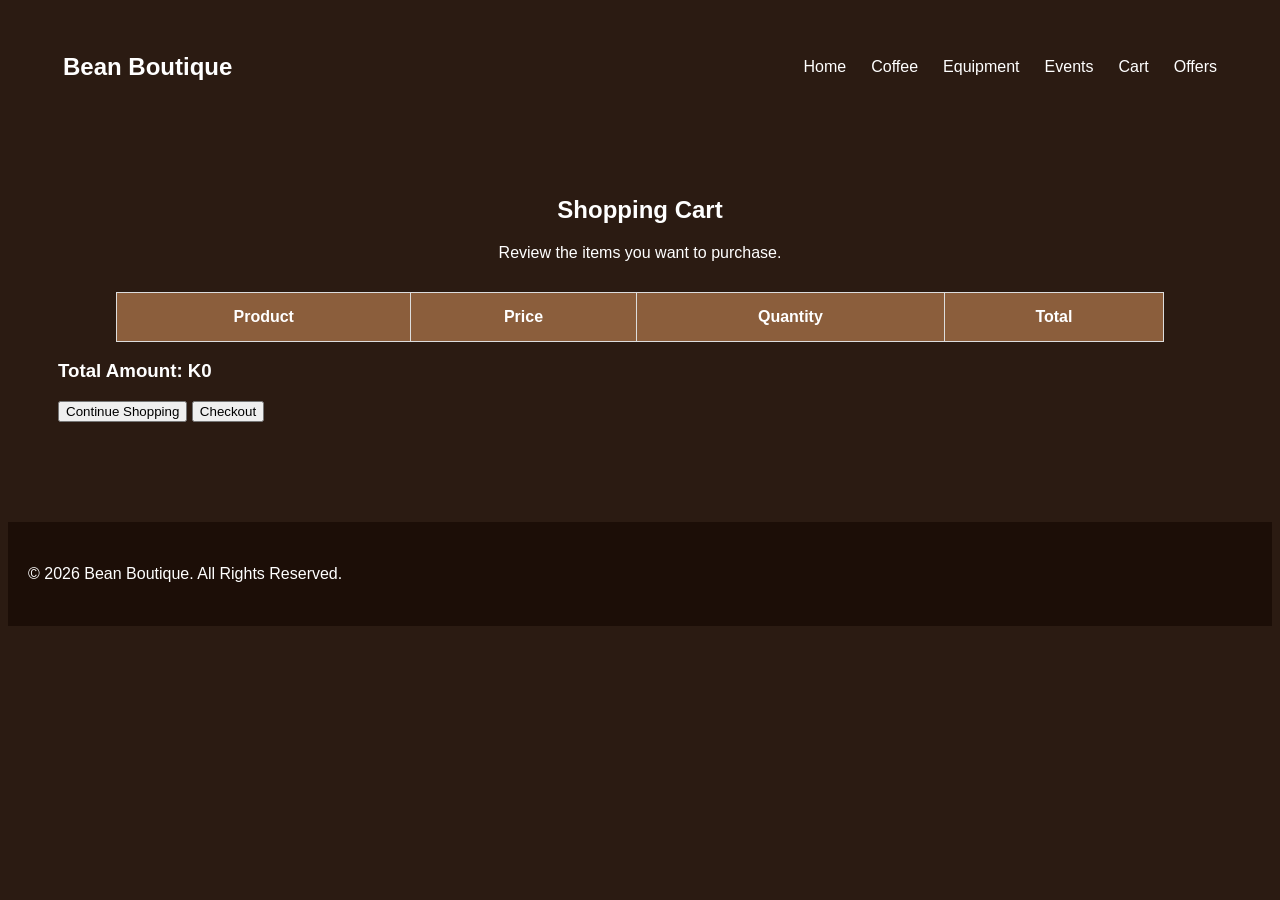
<file: cart.html>
<!Doctype html>
<html lang="en">
  <head>
    <meta charset="UTF-8" />
    <meta name="viewport" content="width=device-width, initial-scale=1.0" />
    <title>Shopping Cart</title>
    <link rel="stylesheet" href="style.css" />
  </head>
  <body>
    <main>
      <header class="header">
        <div class="logo">
          <h2>Bean Boutique</h2>
        </div>

        <nav class="navbar">
          <a href="index.html">Home</a>
          <a href="coffee.html">Coffee</a>
          <a href="equipment.html">Equipment</a>
          <a href="events.html">Events</a>
          <a href="cart.html">Cart</a>
          <a href="offers.html">Offers</a>
        </nav>
      </header>
      <section class="cart-section">
        <div class="cart-header">
          <h1>Shopping Cart</h1>

          <p>Review the items you want to purchase.</p>
        </div>

        <div class="cart-wrapper">
          <table class="cart-table">
            <tr>
              <th>Product</th>
              <th>Price</th>
              <th>Quantity</th>
              <th>Total</th>
            </tr>

            <tbody id="cartItems">
            </tbody>
            <tbody id="cartItems">
            </tbody>
          </table>
            
        </div>
         <div class="total-section">
          <h3 id="grandTotal">
            Total Amount: K0
          </h3>
        </div>

        <div class="button-section">
          <button>Continue Shopping</button>

          <button onclick="checkout()">
            Checkout
          </button>
        </div>
      </section>

      <footer class="footer">
        <p>&copy; 2026 Bean Boutique. All Rights Reserved.</p>
      </footer>
      <script src="script.js"></script>
    </main>
  </body>
</html>
</file>
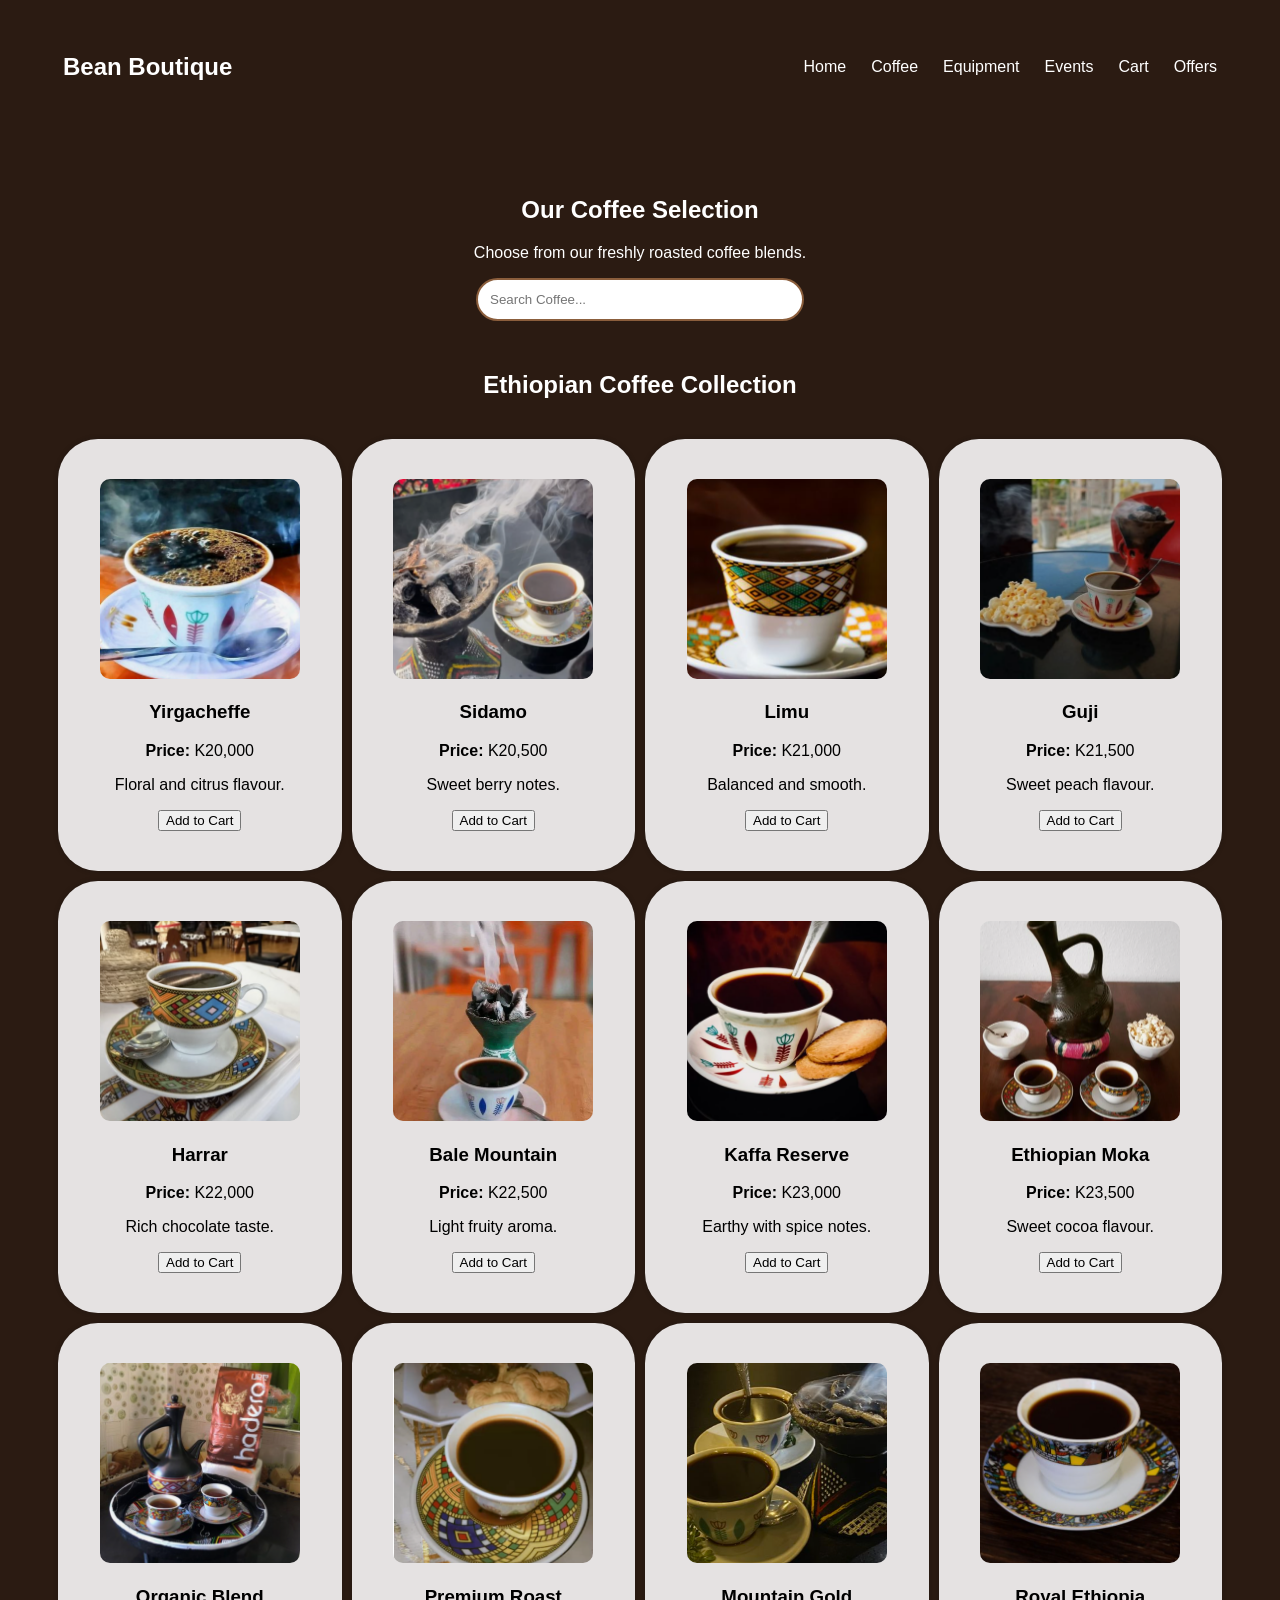
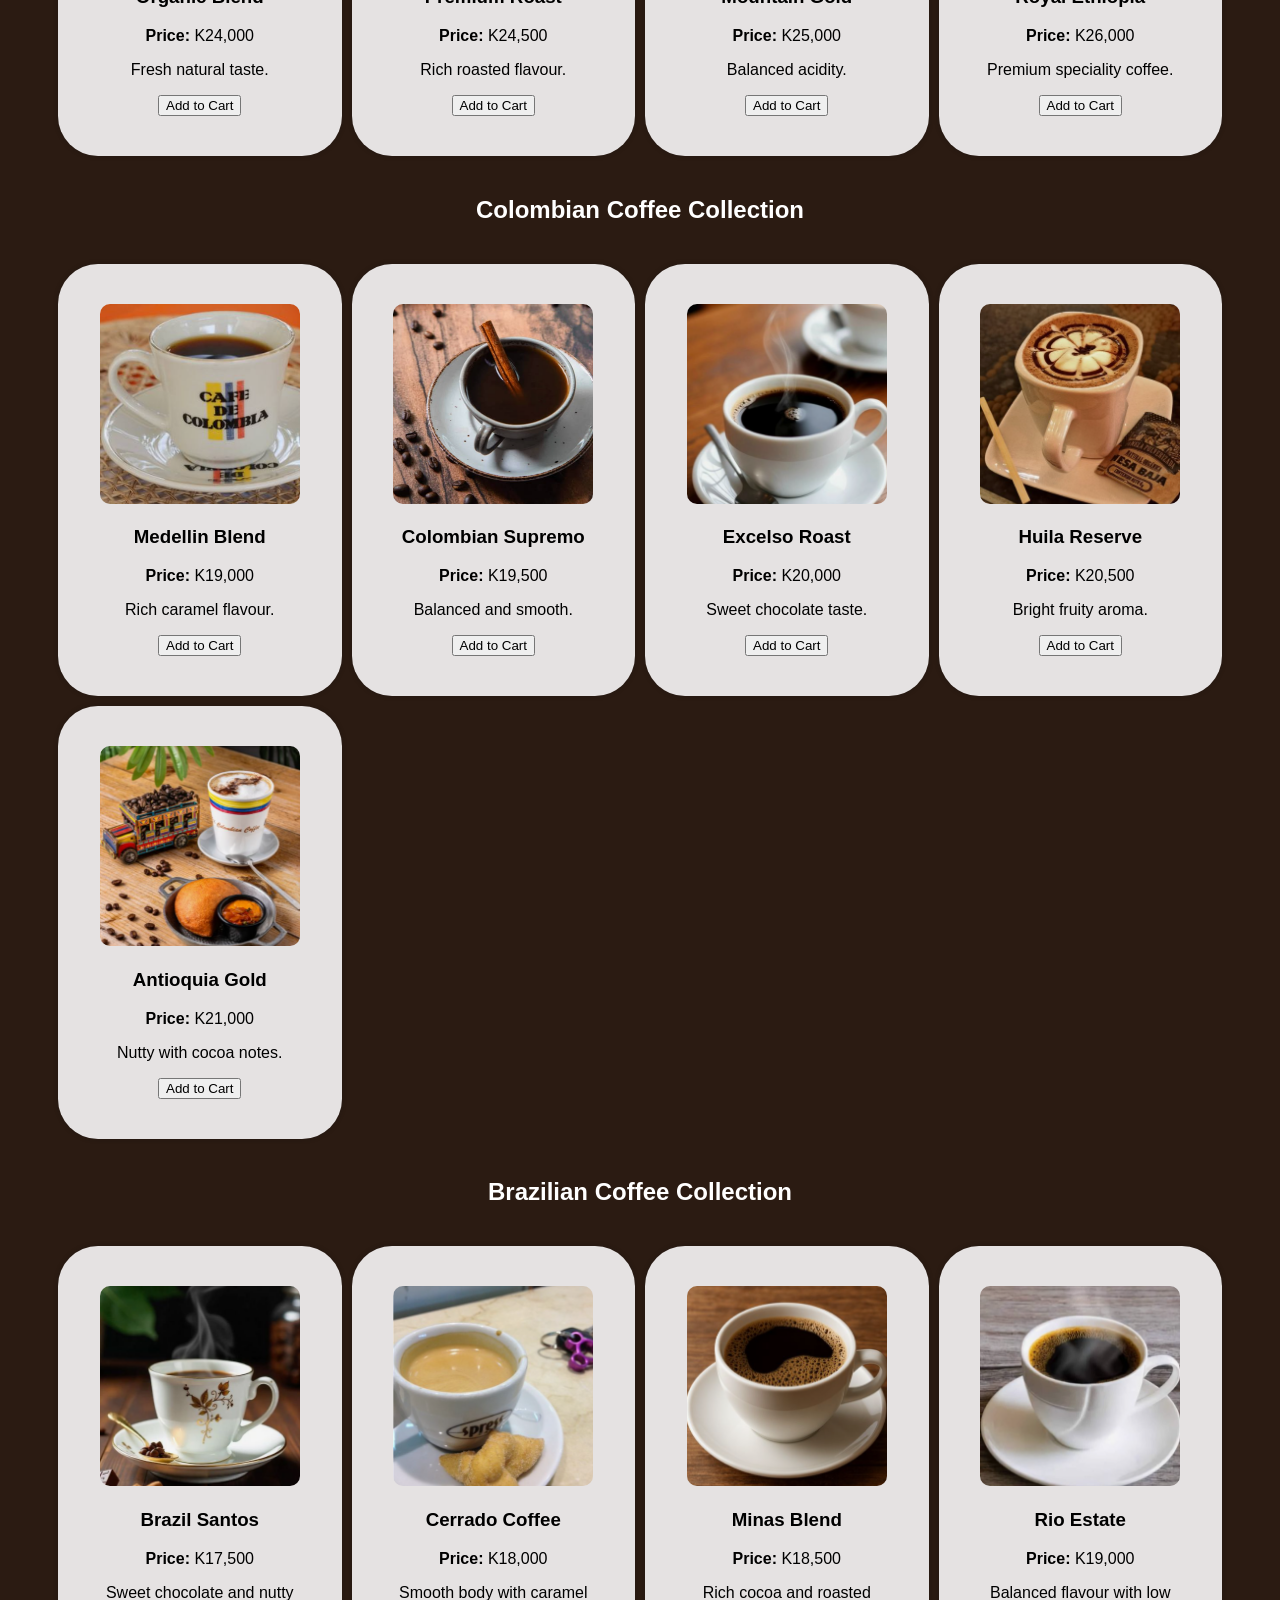
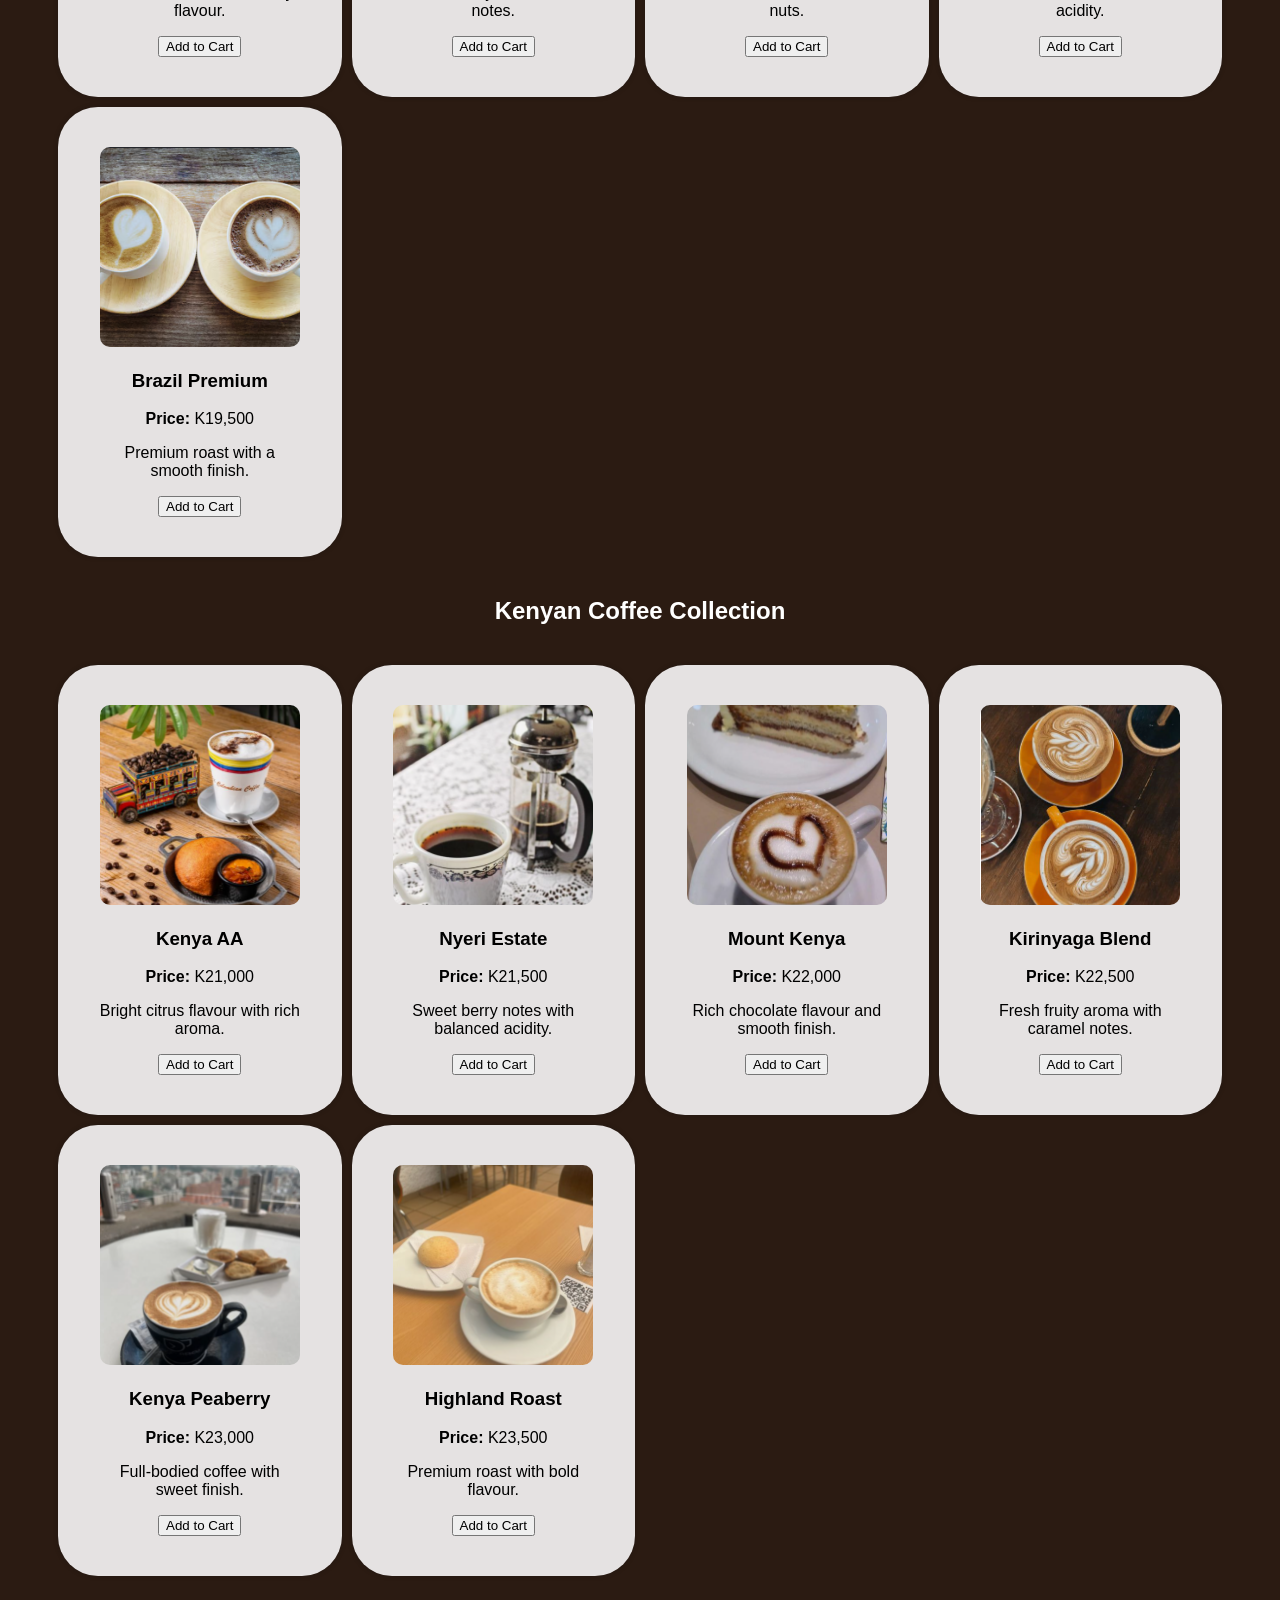
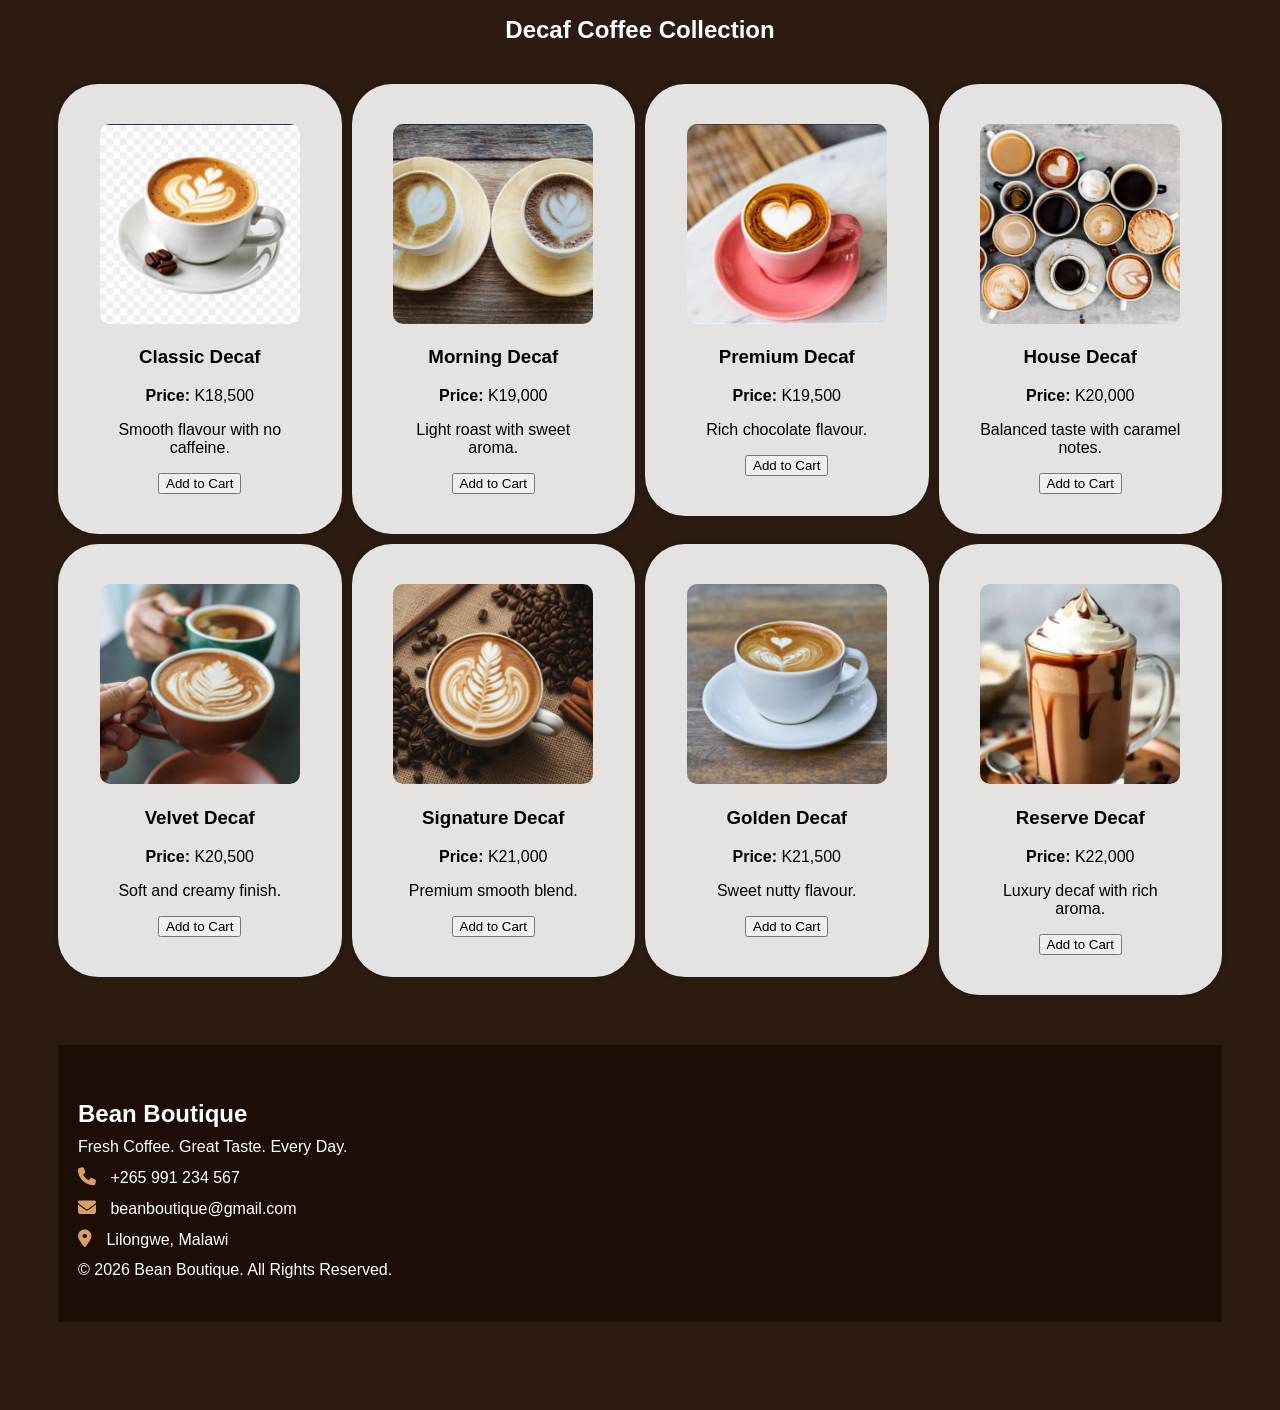
<file: coffee.html>
<!DOCTYPE html>
<html lang="en">
<head>
    <meta charset="UTF-8">
    <meta name="viewport" content="width=device-width, initial-scale=1.0">
    <title>Coffee Selection</title>
    <link rel="stylesheet" href="style.css">
</head>
<body>

    <header class="header">

    <div class="logo">
        <h2>Bean Boutique</h2>
    </div>

    <nav class="navbar">
        <a href="index.html">Home</a>
        <a href="coffee.html">Coffee</a>
        <a href="equipment.html">Equipment</a>
        <a href="events.html">Events</a>
        <a href="cart.html">Cart</a>
        <a href="offers.html">Offers</a>
    </nav>

</header>
        <section class="coffee-page">

            <div class="coffee-header">

                <h1>Our Coffee Selection</h1>

                <p>Choose from our freshly roasted coffee blends.</p>
            <div class="search-container">
                <input
                type="text"
                id="search"
                placeholder="Search Coffee..."
                onkeyup="searchCoffee()">

            </div>
            <h2 class="section-title">Ethiopian Coffee Collection</h2>
            <div class="product-grid">

    <div class="product-card">
        <img src="coffee pics/coffee 215.png" alt="Yirgacheffe">
        <h3>Yirgacheffe</h3>
        <p><strong>Price:</strong> K20,000</p>
        <p>Floral and citrus flavour.</p>
        <button onclick="addToCart('Yirgacheffe',20000)">Add to Cart</button>
    </div>

    <div class="product-card">
        <img src="coffee pics/coffee 216.png" alt="Sidamo">
        <h3>Sidamo</h3>
        <p><strong>Price:</strong> K20,500</p>
        <p>Sweet berry notes.</p>
        <button onclick="addToCart('Sidamo',20500)">Add to Cart</button>
    </div>

    <div class="product-card">
        <img src="coffee pics/coffee 217.png" alt="Limu">
        <h3>Limu</h3>
        <p><strong>Price:</strong> K21,000</p>
        <p>Balanced and smooth.</p>
        <button onclick="addToCart('Limu',21000)">Add to Cart</button>
    </div>

    <div class="product-card">
        <img src="coffee pics/coffee 218.png" alt="Guji">
        <h3>Guji</h3>
        <p><strong>Price:</strong> K21,500</p>
        <p>Sweet peach flavour.</p>
        <button onclick="addToCart('Guji',21500)">Add to Cart</button>
    </div>

    <div class="product-card">
        <img src="coffee pics/coffee 219.png" alt="Harrar">
        <h3>Harrar</h3>
        <p><strong>Price:</strong> K22,000</p>
        <p>Rich chocolate taste.</p>
        <button onclick="addToCart('Harrar',22000)">Add to Cart</button>
    </div>

    <div class="product-card">
        <img src="coffee pics/coffee 220.png" alt="Bale Mountain">
        <h3>Bale Mountain</h3>
        <p><strong>Price:</strong> K22,500</p>
        <p>Light fruity aroma.</p>
        <button onclick="addToCart('Bale Mountain',22500)">Add to Cart</button>
    </div>

    <div class="product-card">
        <img src="coffee pics/coffee 221.png" alt="Kaffa">
        <h3>Kaffa Reserve</h3>
        <p><strong>Price:</strong> K23,000</p>
        <p>Earthy with spice notes.</p>
        <button onclick="addToCart('Kaffa Reserve',23000)">Add to Cart</button>
    </div>
    <div class="product-card">
        <img src="coffee pics/coffee 222.png" alt="Moka">
        <h3>Ethiopian Moka</h3>
        <p><strong>Price:</strong> K23,500</p>
        <p>Sweet cocoa flavour.</p>
        <button onclick="addToCart('Ethiopian Moka',23500)">Add to Cart</button>
    </div>

    <div class="product-card">
        <img src="coffee pics/coffee 223.png" alt="Organic Blend">
        <h3>Organic Blend</h3>
        <p><strong>Price:</strong> K24,000</p>
        <p>Fresh natural taste.</p>
        <button onclick="addToCart('Organic Blend',24000)">Add to Cart</button>
    </div>

    <div class="product-card">
        <img src="coffee pics/coffee 224.png" alt="Premium Roast">
        <h3>Premium Roast</h3>
        <p><strong>Price:</strong> K24,500</p>
        <p>Rich roasted flavour.</p>
        <button onclick="addToCart('Premium Roast',24500)">Add to Cart</button>
    </div>

    <div class="product-card">
        <img src="coffee pics/coffee 225.png" alt="Mountain Gold">
        <h3>Mountain Gold</h3>
        <p><strong>Price:</strong> K25,000</p>
        <p>Balanced acidity.</p>
        <button onclick="addToCart('Mountain Gold',25000)">Add to Cart</button>
    </div>

    <div class="product-card">
        <img src="coffee pics/coffee 226.png" alt="Royal Ethiopia">
        <h3>Royal Ethiopia</h3>
        <p><strong>Price:</strong> K26,000</p>
        <p>Premium speciality coffee.</p>
        <button onclick="addToCart('Royal Ethiopia',26000)">Add to Cart</button>
    </div>

</div>
    <h2 class="section-title">Colombian Coffee Collection</h2>

<div class="product-grid">

    <div class="product-card">
        <img src="coffee pics/coffee 227.png" alt="Medellin Blend">
        <h3>Medellin Blend</h3>
        <p><strong>Price:</strong> K19,000</p>
        <p>Rich caramel flavour.</p>
        <button onclick="addToCart('Medellin Blend',19000)">Add to Cart</button>
    </div>
    
    <div class="product-card">
        <img src="coffee pics/coffee 228.png" alt="Supremo">
        <h3>Colombian Supremo</h3>
        <p><strong>Price:</strong> K19,500</p>
        <p>Balanced and smooth.</p>
        <button onclick="addToCart('Colombian Supremo',19500)">Add to Cart</button>
    </div>

    <div class="product-card">
        <img src="coffee pics/coffee 229.png" alt="Excelso">
        <h3>Excelso Roast</h3>
        <p><strong>Price:</strong> K20,000</p>
        <p>Sweet chocolate taste.</p>
        <button onclick="addToCart('Excelso Roast',20000)">Add to Cart</button>
    </div>

    <div class="product-card">
        <img src="coffee pics/coffee 230.png" alt="Huila">
        <h3>Huila Reserve</h3>
        <p><strong>Price:</strong> K20,500</p>
        <p>Bright fruity aroma.</p>
        <button onclick="addToCart('Huila Reserve',20500)">Add to Cart</button>
    </div>

    <div class="product-card">
        <img src="coffee pics/coffee 231.png" alt="Antioquia">
        <h3>Antioquia Gold</h3>
        <p><strong>Price:</strong> K21,000</p>
        <p>Nutty with cocoa notes.</p>
        <button onclick="addToCart('Antioquia Gold',21000)">Add to Cart</button>
    </div>

</div>
    <h2 class="section-title">Brazilian Coffee Collection</h2>

<div class="product-grid">

    <div class="product-card">
        <img src="coffee pics/coffee 237.png" alt="Brazil Santos">
        <h3>Brazil Santos</h3>
        <p><strong>Price:</strong> K17,500</p>
        <p>Sweet chocolate and nutty flavour.</p>
        <button onclick="addToCart('Brazil Santos',17500)">Add to Cart</button>
    </div>

    <div class="product-card">
        <img src="coffee pics/coffee 238.png" alt="Cerrado Coffee">
        <h3>Cerrado Coffee</h3>
        <p><strong>Price:</strong> K18,000</p>
        <p>Smooth body with caramel notes.</p>
        <button onclick="addToCart('Cerrado Coffee',18000)">Add to Cart</button>
    </div>

    <div class="product-card">
        <img src="coffee pics/coffee 239.png" alt="Minas Blend">
        <h3>Minas Blend</h3>
        <p><strong>Price:</strong> K18,500</p>
        <p>Rich cocoa and roasted nuts.</p>
        <button onclick="addToCart('Minas Blend',18500)">Add to Cart</button>
    </div>

    <div class="product-card">
        <img src="coffee pics/coffee 240.png" alt="Rio Estate">
        <h3>Rio Estate</h3>
        <p><strong>Price:</strong> K19,000</p>
        <p>Balanced flavour with low acidity.</p>
        <button onclick="addToCart('Rio Estate',19000)">Add to Cart</button>
    </div>

    <div class="product-card">
        <img src="coffee pics/coffee 2.png" alt="Brazil Premium">
        <h3>Brazil Premium</h3>
        <p><strong>Price:</strong> K19,500</p>
        <p>Premium roast with a smooth finish.</p>
        <button onclick="addToCart('Brazil Premium',19500)">Add to Cart</button>
    </div>

</div>
    <h2 class="section-title">Kenyan Coffee Collection</h2>

<div class="product-grid">

    <div class="product-card">
        <img src="coffee pics/coffee 231.png" alt="Kenya AA">
        <h3>Kenya AA</h3>
        <p><strong>Price:</strong> K21,000</p>
        <p>Bright citrus flavour with rich aroma.</p>
        <button onclick="addToCart('Kenya AA',21000)">Add to Cart</button>
    </div>

    <div class="product-card">
        <img src="coffee pics/coffee 232.png" alt="Nyeri Estate">
        <h3>Nyeri Estate</h3>
        <p><strong>Price:</strong> K21,500</p>
        <p>Sweet berry notes with balanced acidity.</p>
        <button onclick="addToCart('Nyeri Estate',21500)">Add to Cart</button>
    </div>

    <div class="product-card">
        <img src="coffee pics/coffee 233.png" alt="Mount Kenya">
        <h3>Mount Kenya</h3>
        <p><strong>Price:</strong> K22,000</p>
        <p>Rich chocolate flavour and smooth finish.</p>
        <button onclick="addToCart('Mount Kenya',22000)">Add to Cart</button>
    </div>

    <div class="product-card">
        <img src="coffee pics/coffee 234.png" alt="Kirinyaga Blend">
        <h3>Kirinyaga Blend</h3>
        <p><strong>Price:</strong> K22,500</p>
        <p>Fresh fruity aroma with caramel notes.</p>
        <button onclick="addToCart('Kirinyaga Blend',22500)">Add to Cart</button>
    </div>

    <div class="product-card">
        <img src="coffee pics/coffee 235.png" alt="Kenya Peaberry">
        <h3>Kenya Peaberry</h3>
        <p><strong>Price:</strong> K23,000</p>
        <p>Full-bodied coffee with sweet finish.</p>
        <button onclick="addToCart('Kenya Peaberry',23000)">Add to Cart</button>
    </div>

    <div class="product-card">
        <img src="coffee pics/coffee 236.png" alt="Highland Roast">
        <h3>Highland Roast</h3>
        <p><strong>Price:</strong> K23,500</p>
        <p>Premium roast with bold flavour.</p>
        <button onclick="addToCart('Highland Roast',23500)">Add to Cart</button>
    </div>

</div>
    <h2 class="section-title">Decaf Coffee Collection</h2>

<div class="product-grid">

    <div class="product-card">
        <img src="coffee pics/coffee.png" alt="Classic Decaf">
        <h3>Classic Decaf</h3>
        <p><strong>Price:</strong> K18,500</p>
        <p>Smooth flavour with no caffeine.</p>
        <button onclick="addToCart('Classic Decaf',18500)">Add to Cart</button>
    </div>

    <div class="product-card">
        <img src="coffee pics/coffee 2.png" alt="Morning Decaf">
        <h3>Morning Decaf</h3>
        <p><strong>Price:</strong> K19,000</p>
        <p>Light roast with sweet aroma.</p>
        <button onclick="addToCart('Morning Decaf',19000)">Add to Cart</button>
    </div>

    <div class="product-card">
        <img src="coffee pics/coffee 3.png" alt="Premium Decaf">
        <h3>Premium Decaf</h3>
        <p><strong>Price:</strong> K19,500</p>
        <p>Rich chocolate flavour.</p>
        <button onclick="addToCart('Premium Decaf',19500)">Add to Cart</button>
    </div>

    <div class="product-card">
        <img src="coffee pics/coffee 4.png" alt="House Decaf">
        <h3>House Decaf</h3>
        <p><strong>Price:</strong> K20,000</p>
        <p>Balanced taste with caramel notes.</p>
        <button onclick="addToCart('House Decaf',20000)">Add to Cart</button>
    </div>

    <div class="product-card">
        <img src="coffee pics/coffee 5.png" alt="Velvet Decaf">
        <h3>Velvet Decaf</h3>
        <p><strong>Price:</strong> K20,500</p>
        <p>Soft and creamy finish.</p>
        <button onclick="addToCart('Velvet Decaf',20500)">Add to Cart</button>
    </div>

    <div class="product-card">
        <img src="coffee pics/coffee 6.png" alt="Signature Decaf">
        <h3>Signature Decaf</h3>
        <p><strong>Price:</strong> K21,000</p>
        <p>Premium smooth blend.</p>
        <button onclick="addToCart('Signature Decaf',21000)">Add to Cart</button>
    </div>

    <div class="product-card">
        <img src="coffee pics/coffee 7.png" alt="Golden Decaf">
        <h3>Golden Decaf</h3>
        <p><strong>Price:</strong> K21,500</p>
        <p>Sweet nutty flavour.</p>
        <button onclick="addToCart('Golden Decaf',21500)">Add to Cart</button>
    </div>
    <div class="product-card">
        <img src="coffee pics/coffee 8.png" alt="Reserve Decaf">
        <h3>Reserve Decaf</h3>
        <p><strong>Price:</strong> K22,000</p>
        <p>Luxury decaf with rich aroma.</p>
        <button onclick="addToCart('Reserve Decaf',22000)">Add to Cart</button>
    </div>

</div>
        <footer class="footer">
                <h2>Bean Boutique</h2>

                <p>Fresh Coffee. Great Taste. Every Day.</p>

                <div class="contact-info">

                    <p>
                        <i class="fa-solid fa-phone"></i>
                        <a href="tel:+265991234567">+265 991 234 567</a>
                    </p>

                    <p>
                        <i class="fa-solid fa-envelope"></i>
                        <a href="mailto:beanboutique@gmail.com">beanboutique@gmail.com</a>
                    </p>
                    <p>
                        <i class="fa-solid fa-location-dot"></i>
                        Lilongwe, Malawi
                    </p>

                </div>

                <p class="copyright">
                </p>
                <header>
                    <link rel="stylesheet"
                        href="https://cdnjs.cloudflare.com/ajax/libs/font-awesome/6.5.2/css/all.min.css">
                </header>
            <p>&copy; 2026 Bean Boutique. All Rights Reserved.</p>
        </footer>
    </main>
    <script src="script.js"></script>
</body>
</html>
</file>
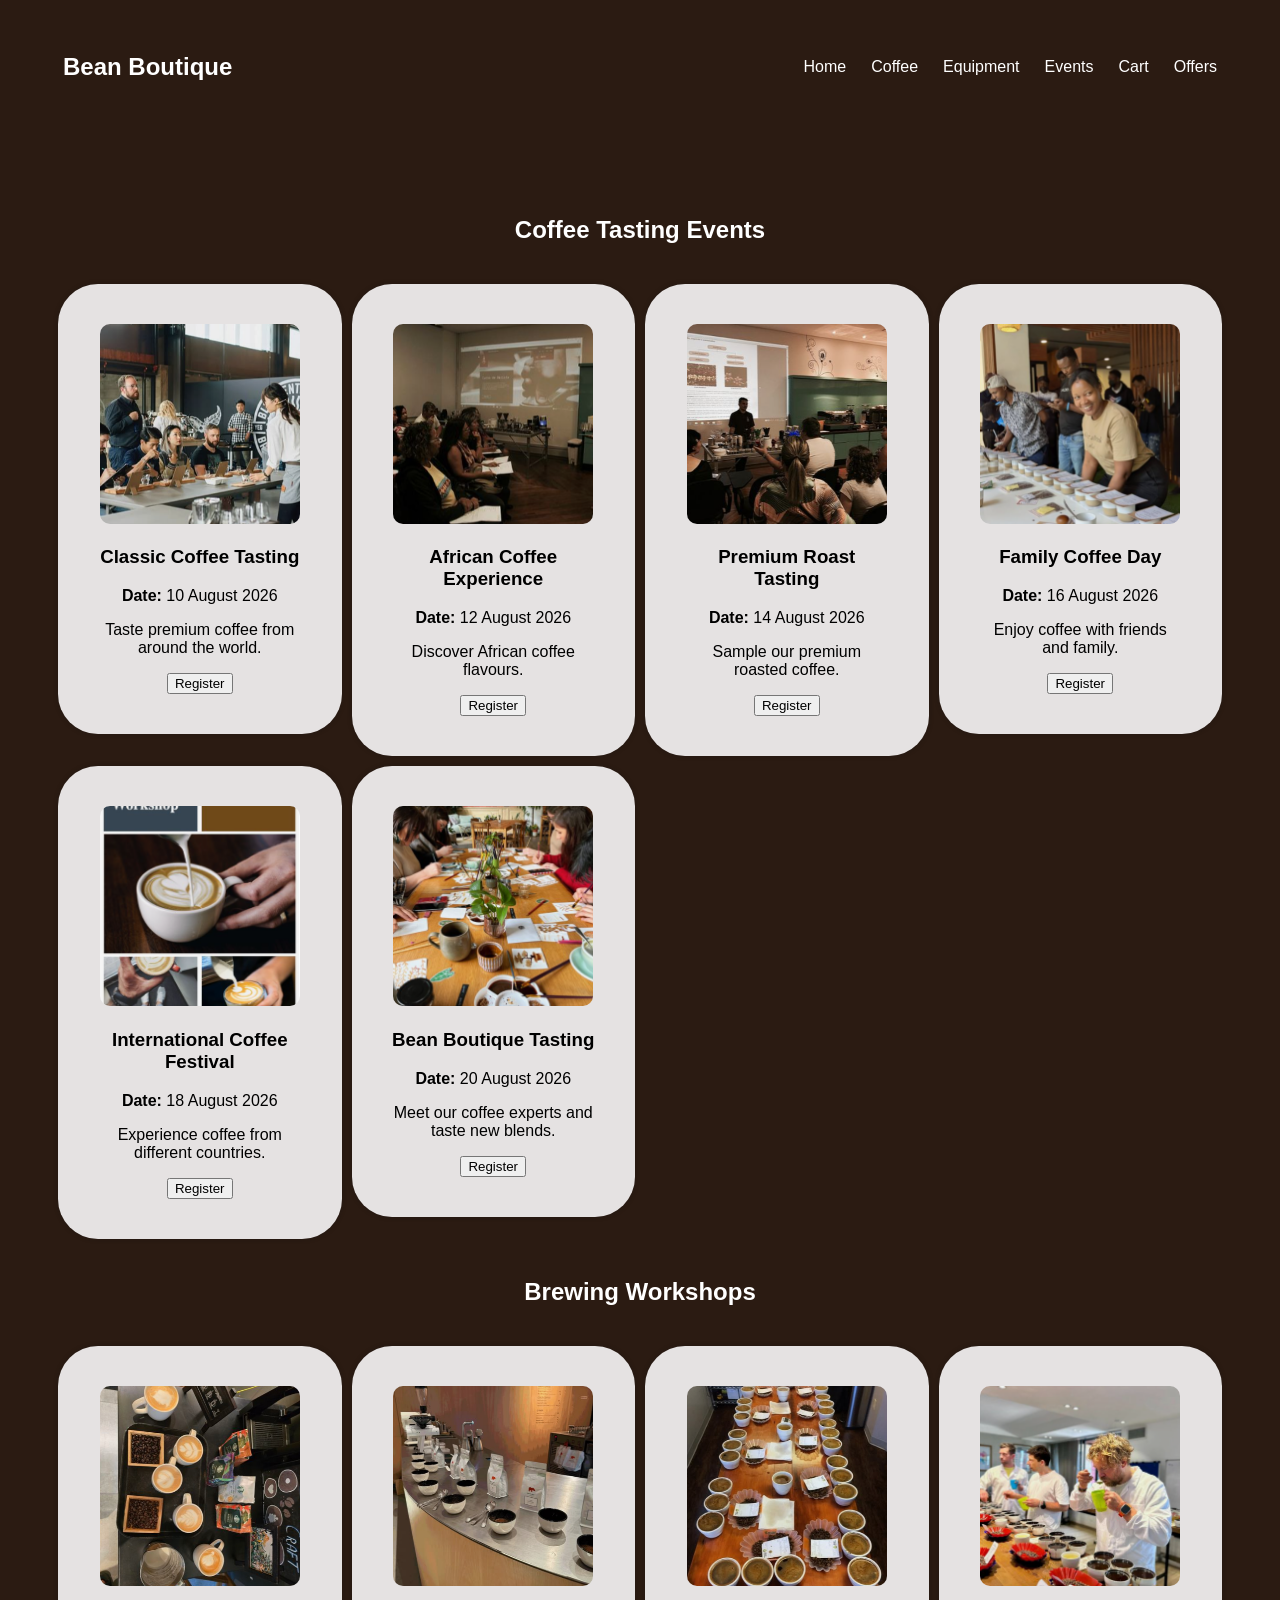
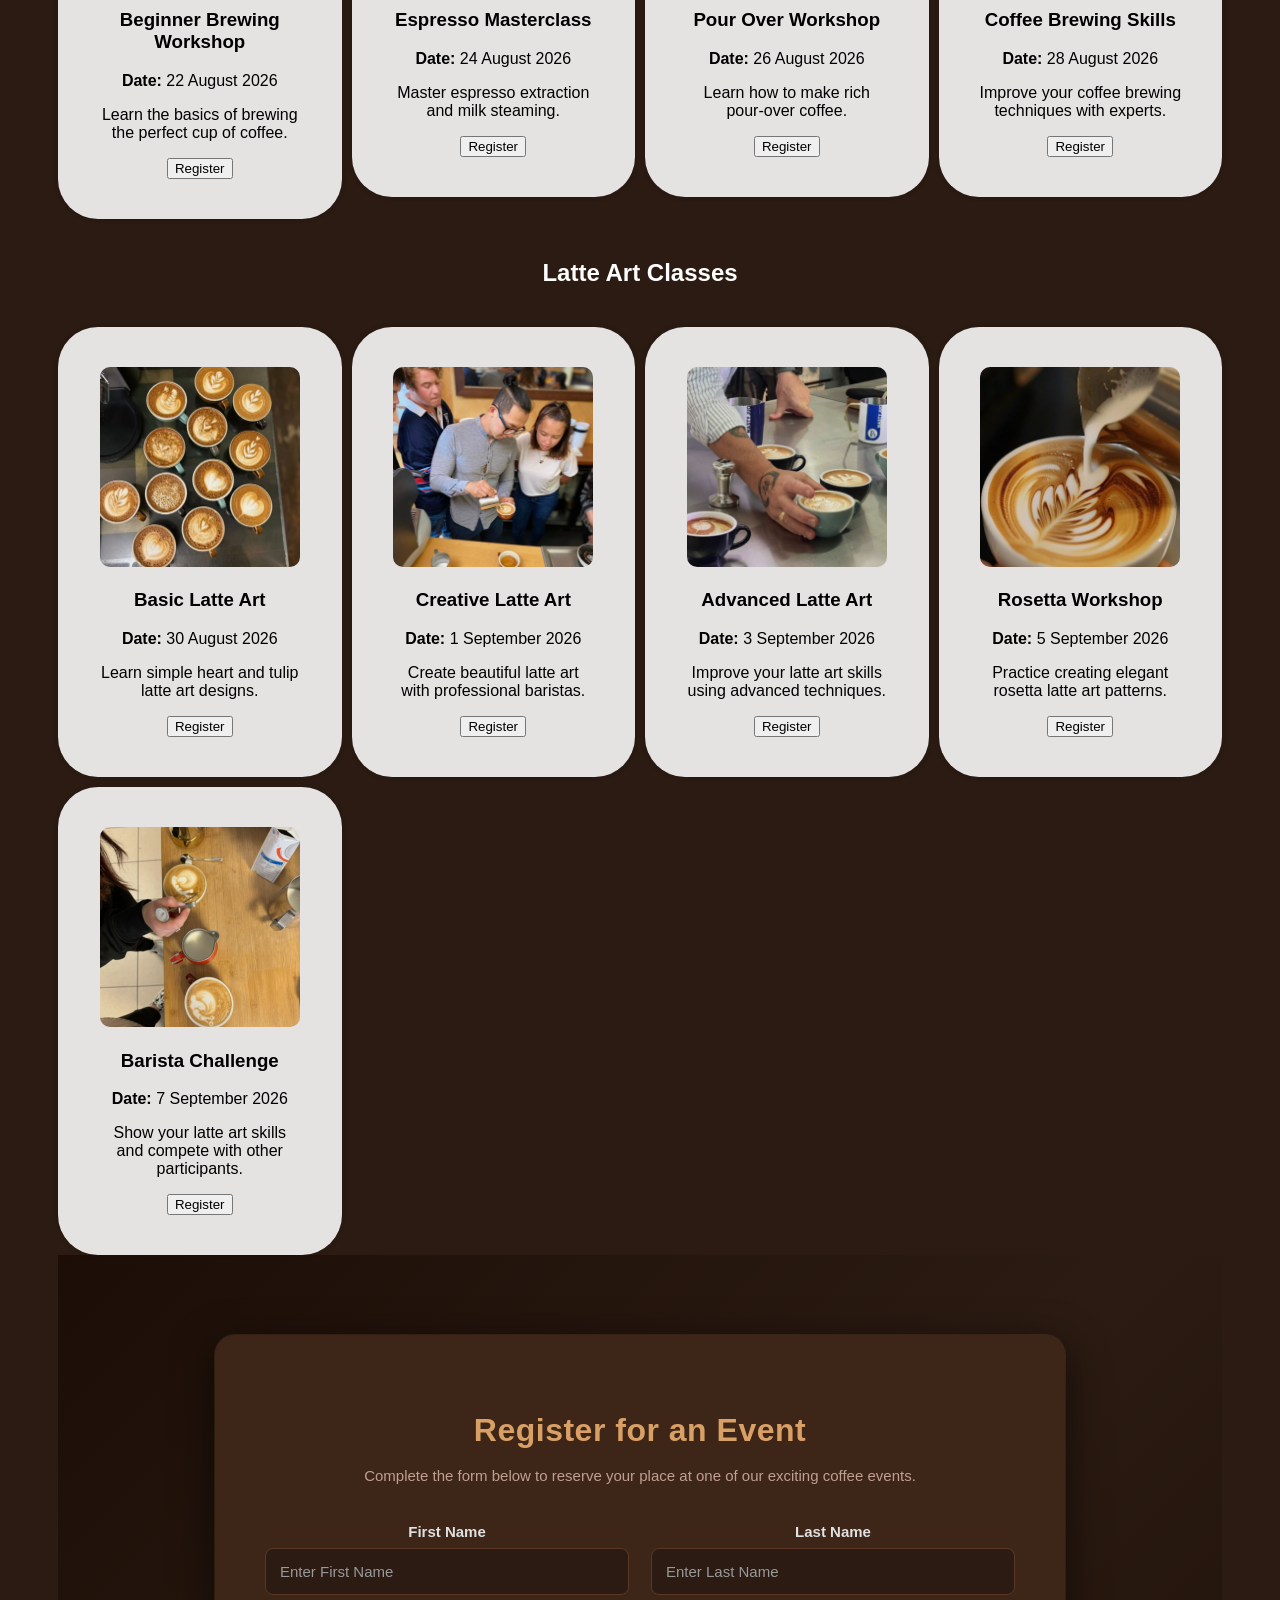
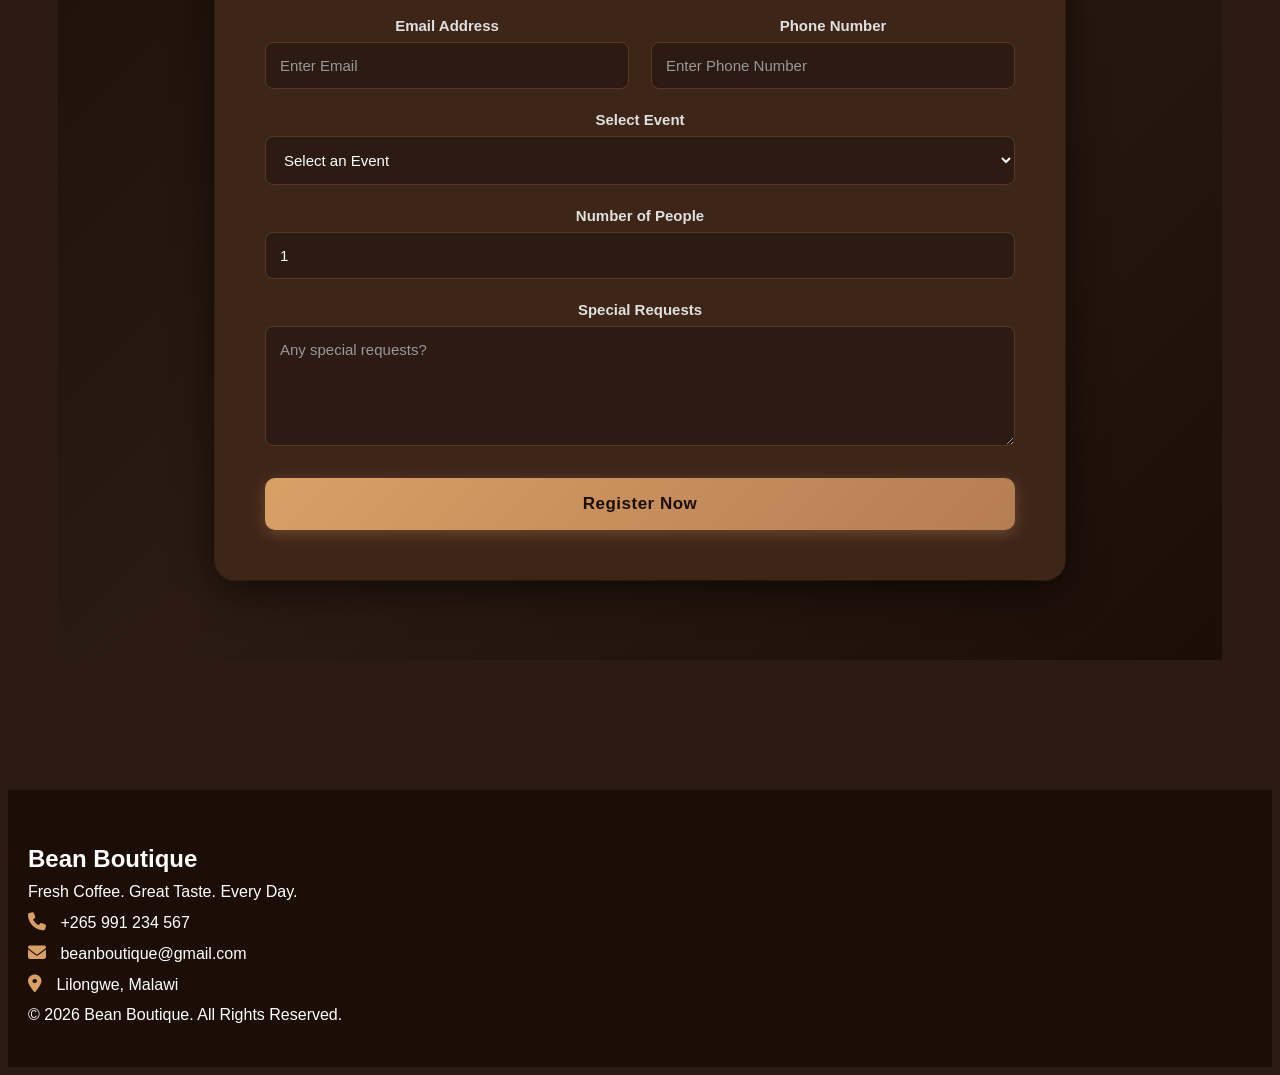
<file: envets.html>
<!Doctype html>
<html lang="en">

<head>
  <meta charset="UTF-8" />
  <meta name="viewport" content="width=device-width, initial-scale=1.0" />
  <title>Events & Workshops</title>
  <link rel="stylesheet" href="style.css" />
</head>

<body>
  <main>
    <header class="header">
      <div class="logo">
        <h2>Bean Boutique</h2>
      </div>

      <nav class="navbar">
        <a href="index.html">Home</a>
        <a href="coffee.html">Coffee</a>
        <a href="equipment.html">Equipment</a>
        <a href="events.html">Events</a>
        <a href="cart.html">Cart</a>
        <a href="offers.html">Offers</a>
      </nav>
    </header>
    <section class="events-section">
      <div class="events-header">
        <h2 class="section-title">Coffee Tasting Events</h2>

        <div class="product-grid">

          <div class="product-card">
            <img src="coffee pics/coffee 300.png" alt="Classic Coffee Tasting">
            <h3>Classic Coffee Tasting</h3>
            <p><strong>Date:</strong> 10 August 2026</p>
            <p>Taste premium coffee from around the world.</p>
            <button>Register</button>
          </div>

          <div class="product-card">
            <img src="coffee pics/coffee 301.png" alt="African Coffee Experience">
            <h3>African Coffee Experience</h3>
            <p><strong>Date:</strong> 12 August 2026</p>
            <p>Discover African coffee flavours.</p>
            <button>Register</button>
          </div>
          <div class="product-card">
            <img src="coffee pics/coffee 302.png" alt="Premium Roast Tasting">
            <h3>Premium Roast Tasting</h3>
            <p><strong>Date:</strong> 14 August 2026</p>
            <p>Sample our premium roasted coffee.</p>
            <button>Register</button>
          </div>

          <div class="product-card">
            <img src="coffee pics/coffee 303.png" alt="Family Coffee Day">
            <h3>Family Coffee Day</h3>
            <p><strong>Date:</strong> 16 August 2026</p>
            <p>Enjoy coffee with friends and family.</p>
            <button>Register</button>
          </div>

          <div class="product-card">
            <img src="coffee pics/coffee 304.png" alt="International Coffee Festival">
            <h3>International Coffee Festival</h3>
            <p><strong>Date:</strong> 18 August 2026</p>
            <p>Experience coffee from different countries.</p>
            <button>Register</button>
          </div>

          <div class="product-card">
            <img src="coffee pics/coffee 305.png" alt="Bean Boutique Tasting">
            <h3>Bean Boutique Tasting</h3>
            <p><strong>Date:</strong> 20 August 2026</p>
            <p>Meet our coffee experts and taste new blends.</p>
            <button>Register</button>
          </div>

        </div>
        <h2 class="section-title">Brewing Workshops</h2>

        <div class="product-grid">

          <div class="product-card">
            <img src="coffee pics/coffee 306.png" alt="Beginner Brewing Workshop">
            <h3>Beginner Brewing Workshop</h3>
            <p><strong>Date:</strong> 22 August 2026</p>
            <p>Learn the basics of brewing the perfect cup of coffee.</p>
            <button>Register</button>
          </div>

          <div class="product-card">
            <img src="coffee pics/coffee 307.png" alt="Espresso Masterclass">
            <h3>Espresso Masterclass</h3>
            <p><strong>Date:</strong> 24 August 2026</p>
            <p>Master espresso extraction and milk steaming.</p>
            <button>Register</button>
          </div>

          <div class="product-card">
            <img src="coffee pics/coffee 308.png" alt="Pour Over Workshop">
            <h3>Pour Over Workshop</h3>
            <p><strong>Date:</strong> 26 August 2026</p>
            <p>Learn how to make rich pour-over coffee.</p>
            <button>Register</button>
          </div>

          <div class="product-card">
            <img src="coffee pics/coffee 309.png" alt="Coffee Brewing Skills">
            <h3>Coffee Brewing Skills</h3>
            <p><strong>Date:</strong> 28 August 2026</p>
            <p>Improve your coffee brewing techniques with experts.</p>
            <button>Register</button>
          </div>
        </div>
        <h2 class="section-title">Latte Art Classes</h2>

        <div class="product-grid">

          <div class="product-card">
            <img src="coffee pics/coffee 310.png" alt="Basic Latte Art">
            <h3>Basic Latte Art</h3>
            <p><strong>Date:</strong> 30 August 2026</p>
            <p>Learn simple heart and tulip latte art designs.</p>
            <button>Register</button>
          </div>

          <div class="product-card">
            <img src="coffee pics/coffee 312.png" alt="Creative Latte Art">
            <h3>Creative Latte Art</h3>
            <p><strong>Date:</strong> 1 September 2026</p>
            <p>Create beautiful latte art with professional baristas.</p>
            <button>Register</button>
          </div>

          <div class="product-card">
            <img src="coffee pics/coffee 313.png" alt="Advanced Latte Art">
            <h3>Advanced Latte Art</h3>
            <p><strong>Date:</strong> 3 September 2026</p>
            <p>Improve your latte art skills using advanced techniques.</p>
            <button>Register</button>
          </div>

          <div class="product-card">
            <img src="coffee pics/coffee 314.png" alt="Rosetta Workshop">
            <h3>Rosetta Workshop</h3>
            <p><strong>Date:</strong> 5 September 2026</p>
            <p>Practice creating elegant rosetta latte art patterns.</p>
            <button>Register</button>
          </div>

          <div class="product-card">
            <img src="coffee pics/coffee 315.png" alt="Barista Challenge">
            <h3>Barista Challenge</h3>
            <p><strong>Date:</strong> 7 September 2026</p>
            <p>Show your latte art skills and compete with other participants.</p>
            <button>Register</button>
          </div>

        </div>
        <section class="register-section">
    <div class="register-wrapper">
        <h2>Register for an Event</h2>
        <p class="register-text">
            Complete the form below to reserve your place at one of our exciting coffee events.
        </p>
        <form class="register-form">
            <div class="input-form">
                <label>First Name</label>
                <input type="text" placeholder="Enter First Name" required>
            </div>

            <div class="input-form">
                <label>Last Name</label>
                <input type="text" placeholder="Enter Last Name" required>
            </div>

            <div class="input-form">
                <label>Email Address</label>
                <input type="email" placeholder="Enter Email" required>
            </div>

            <div class="input-form">
                <label>Phone Number</label>
                <input type="tel" placeholder="Enter Phone Number" required>
            </div>

            <div class="input-form">
                <label>Select Event</label>

                <select required>

                    <option>Select an Event</option>

                    <option>Classic Coffee Tasting</option>

                    <option>Premium Coffee Tasting</option>

                    <option>World Coffee Tour</option>

                    <option>Brewing Workshop</option>

                    <option>Latte Art Class</option>

                </select>

            </div>

            <div class="input-form">

                <label>Number of People</label>

                <input type="number" min="1" max="10" value="1">

            </div>

            <div class="input-form">

                <label>Special Requests</label>

                <textarea rows="4" placeholder="Any special requests?"></textarea>

            </div>

            <button class="register-btn" type="submit">

                Register Now

            </button>
        <form id="eventForm" class="register-form"></form>

</div>

    </div>
    </section>
   
      <footer class="footer">
        <h2>Bean Boutique</h2>

                <p>Fresh Coffee. Great Taste. Every Day.</p>

                <div class="contact-info">

                    <p>
                        <i class="fa-solid fa-phone"></i>
                        <a href="tel:+265991234567">+265 991 234 567</a>
                    </p>

                    <p>
                        <i class="fa-solid fa-envelope"></i>
                        <a href="mailto:beanboutique@gmail.com">beanboutique@gmail.com</a>
                    </p>
                    <p>
                        <i class="fa-solid fa-location-dot"></i>
                        Lilongwe, Malawi
                    </p>

                </div>

                <p class="copyright">
                </p>
                <header>
                    <link rel="stylesheet"
                        href="https://cdnjs.cloudflare.com/ajax/libs/font-awesome/6.5.2/css/all.min.css">
                </header>
        <p>&copy; 2026 Bean Boutique. All Rights Reserved.</p>
      </footer>
      <script src="script.js"></script>
    </main>
  </body>
</html>
</file>
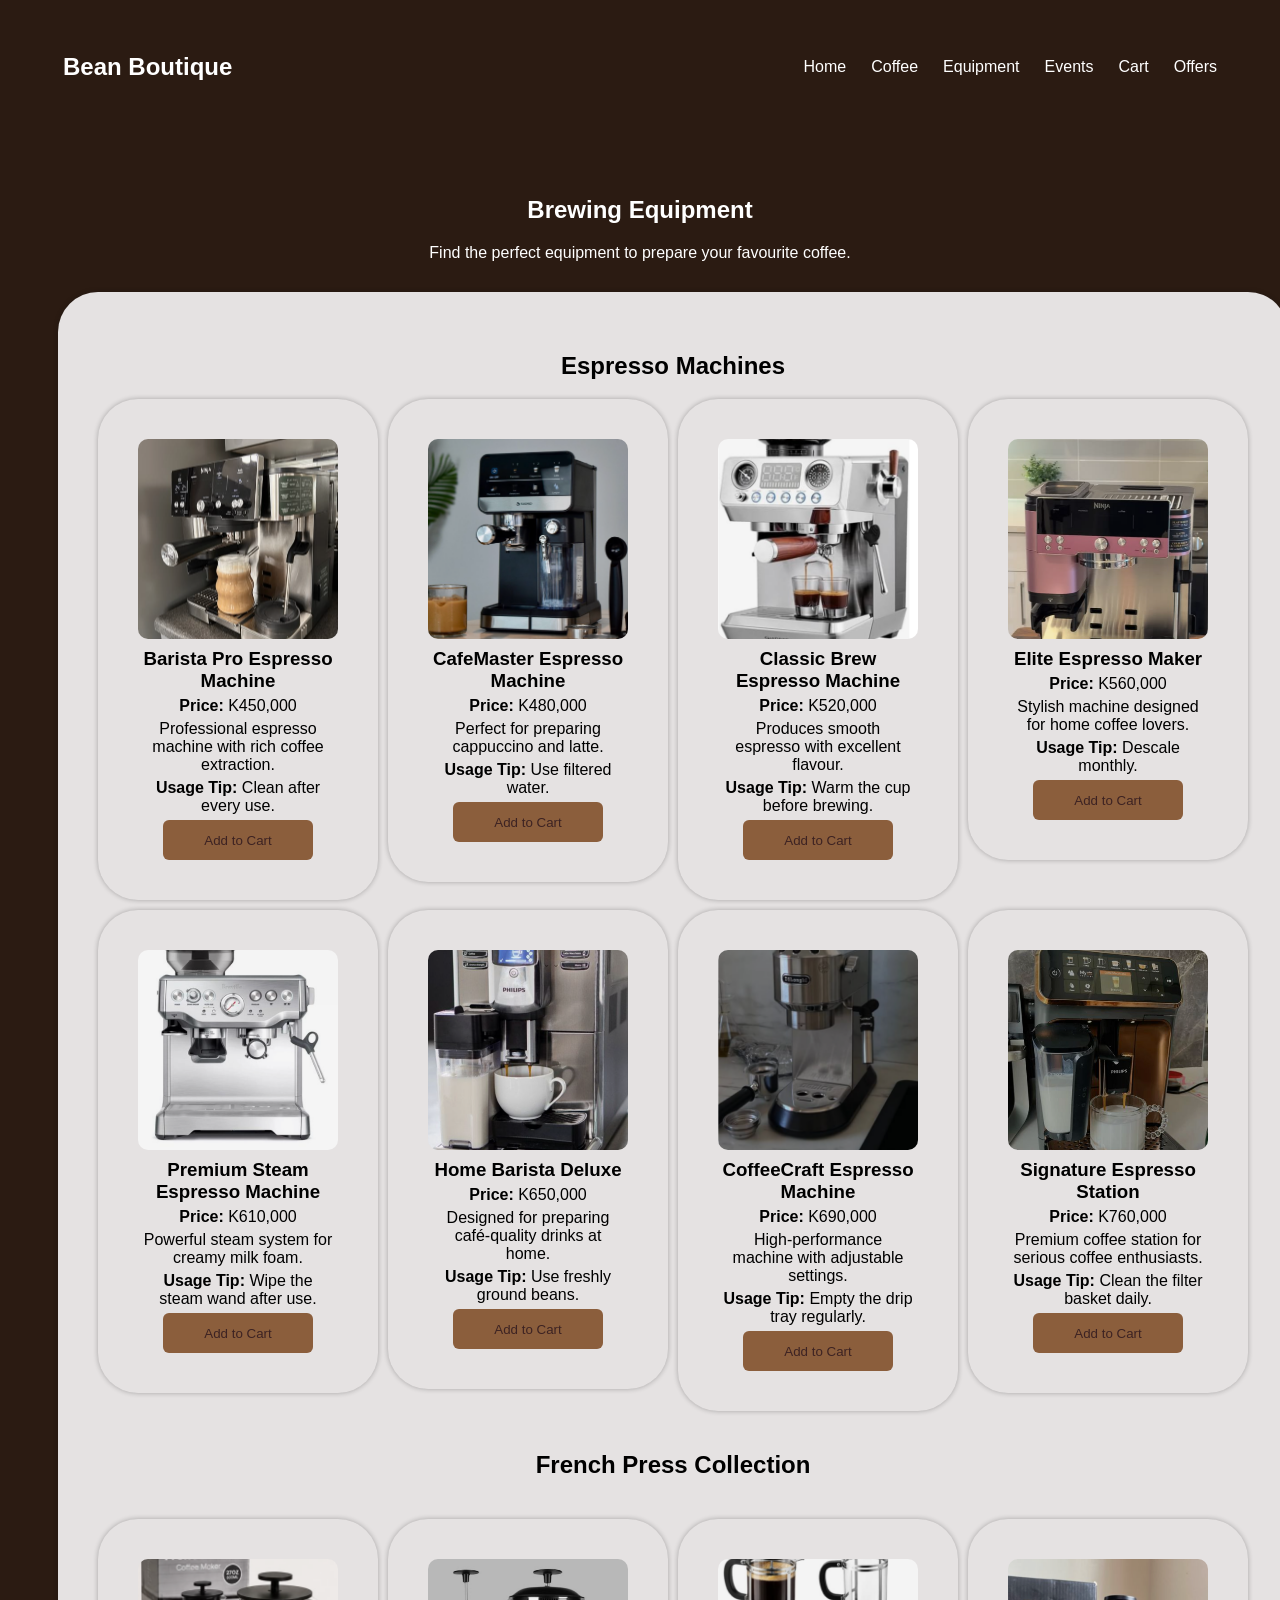
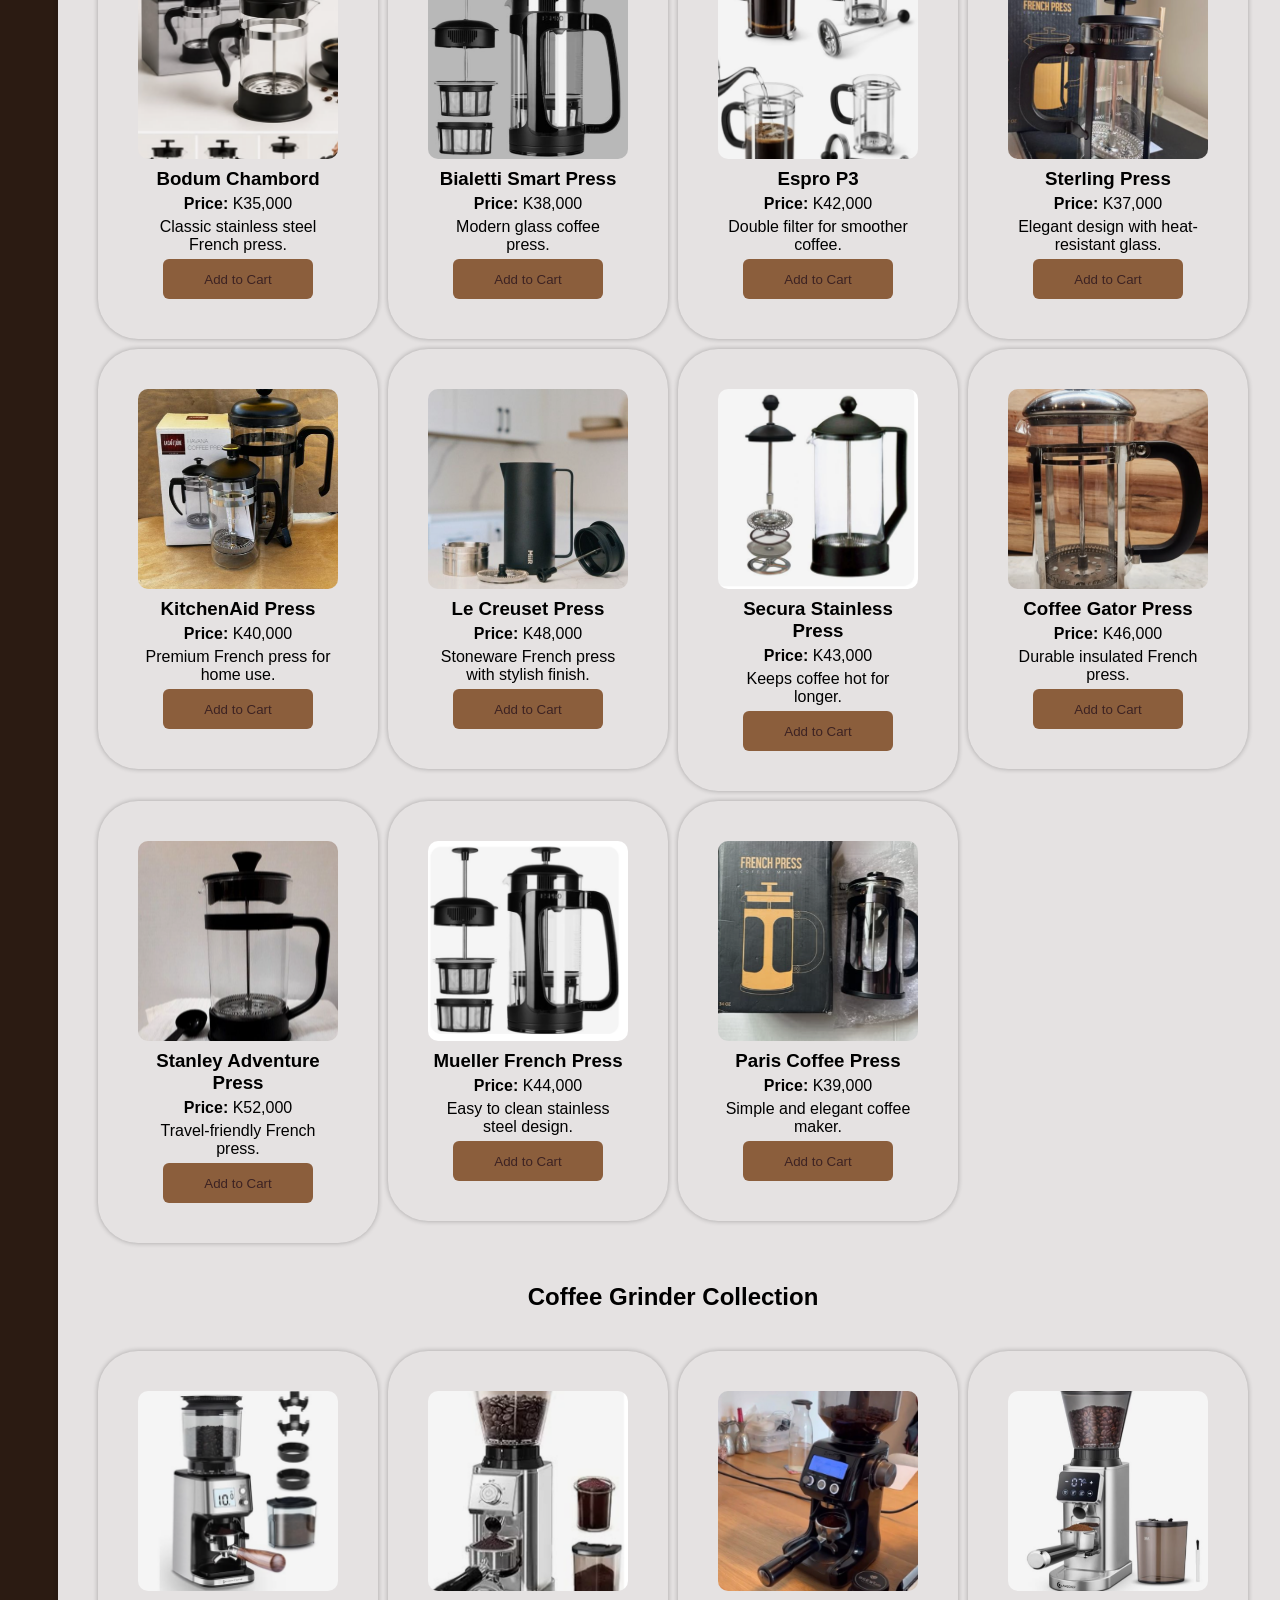
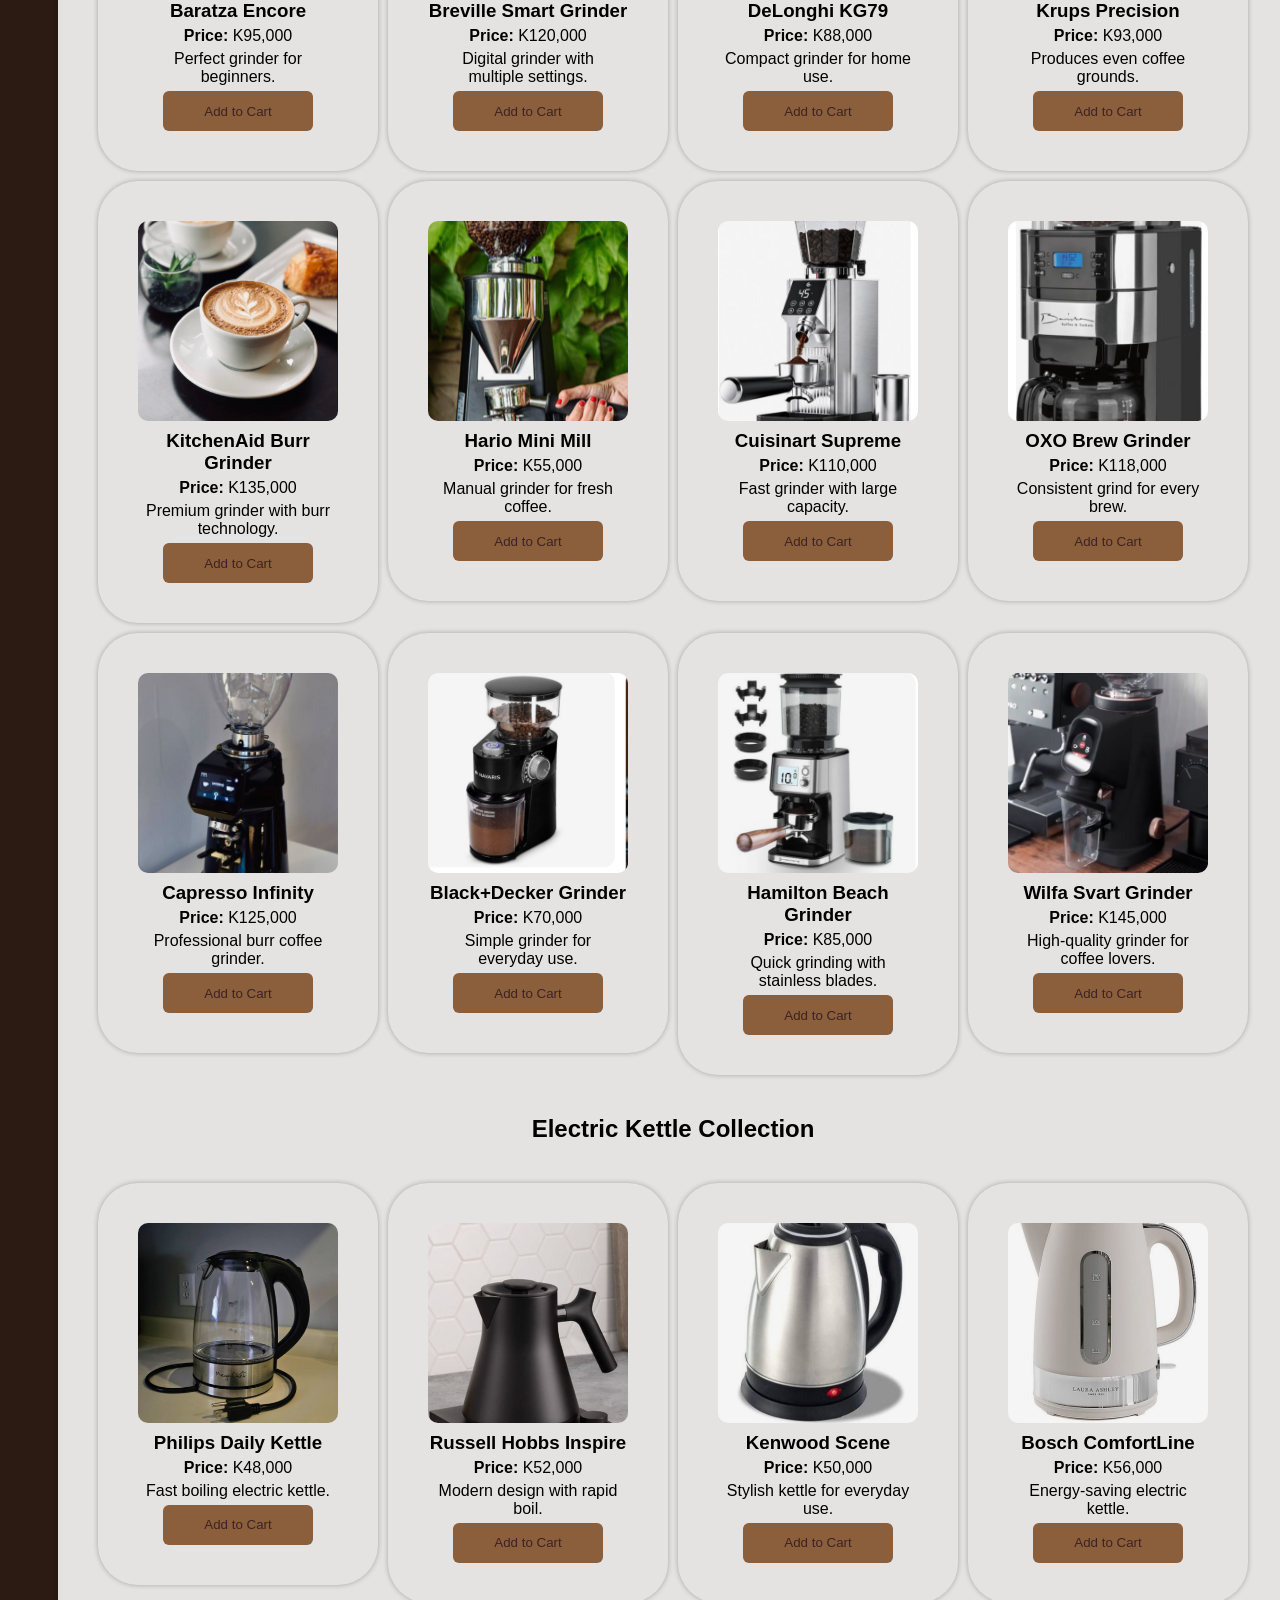
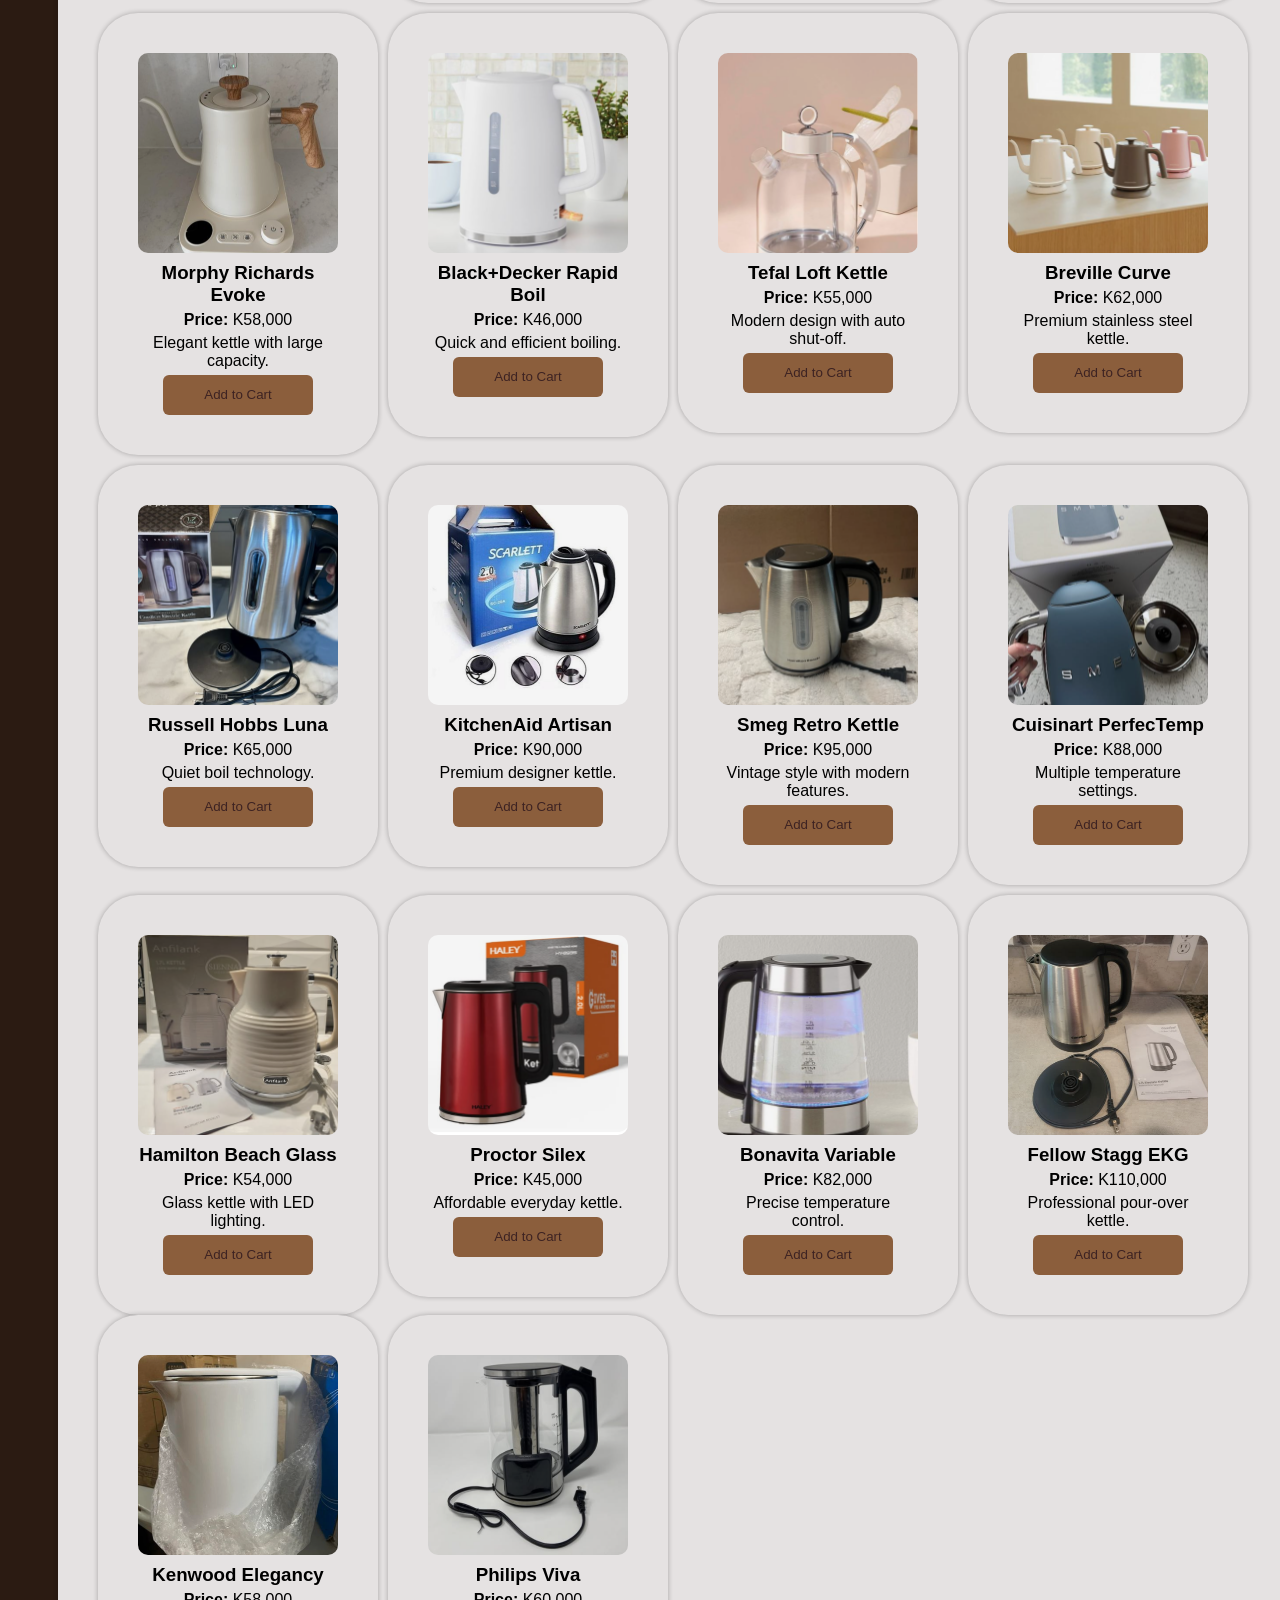
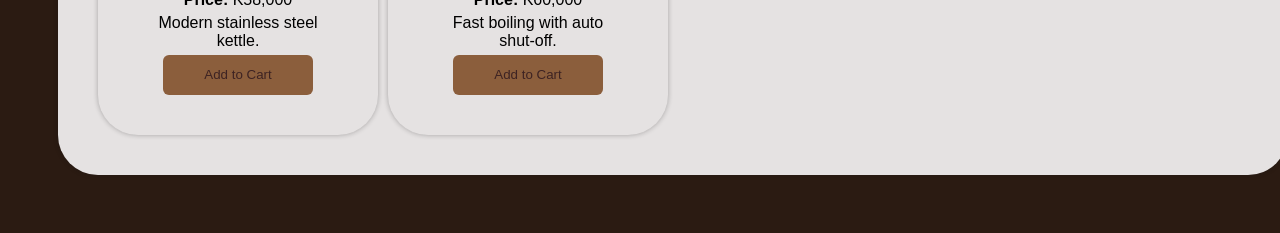
<file: equpments.html>
<!Doctype html>
<html lang="en">

<head>
  <meta charset="UTF-8" />
  <meta name="viewport" content="width=device-width, initial-scale=1.0" />
  <title>Brewing Equipment</title>
  <link rel="stylesheet" href="style.css" />
</head>

<body>
  <main>
    <header class="header">
      <div class="logo">
        <h2>Bean Boutique</h2>
      </div>

      <nav class="navbar">
        <a href="index.html">Home</a>
        <a href="coffee.html">Coffee</a>
        <a href="equipment.html">Equipment</a>
        <a href="events.html">Events</a>
        <a href="cart.html">Cart</a>
        <a href="offers.html">Offers</a>
      </nav>
    </header>
    <section class="equipment-page">
      <div class="equipment-header">
        <h1>Brewing Equipment</h1>

        <p>Find the perfect equipment to prepare your favourite coffee.</p>
      </div>

      <div class="equipment-wrapper">
        <div class="equipment-card">
          <h2 class="category-title">Espresso Machines</h2>

          <div class="equipment-wrapper">

            <div class="equipment-card">

              <img src="coffee pics/coffee 49.png" alt="Barista Pro Espresso Machine">

              <h3>Barista Pro Espresso Machine</h3>

              <p><strong>Price:</strong> K450,000</p>

              <p>Professional espresso machine with rich coffee extraction.</p>

              <p><strong>Usage Tip:</strong> Clean after every use.</p>

              <button onclick="addToCart('Barista Pro Espresso Machine',450000)">
                Add to Cart
              </button>

            </div>
             <div class="equipment-card">

              <img src="coffee pics/coffee 50.png" alt="CafeMaster Espresso Machine">

              <h3>CafeMaster Espresso Machine</h3>

              <p><strong>Price:</strong> K480,000</p>

              <p>Perfect for preparing cappuccino and latte.</p>

              <p><strong>Usage Tip:</strong> Use filtered water.</p>

              <button onclick="addToCart('CafeMaster Espresso Machine',480000)">
                Add to Cart
              </button>

            </div>


            <div class="equipment-card">

              <img src="coffee pics/coffee 51.png" alt="Classic Brew Espresso Machine">

              <h3>Classic Brew Espresso Machine</h3>

              <p><strong>Price:</strong> K520,000</p>

              <p>Produces smooth espresso with excellent flavour.</p>

              <p><strong>Usage Tip:</strong> Warm the cup before brewing.</p>

              <button onclick="addToCart('Classic Brew Espresso Machine',520000)">
                Add to Cart
              </button>

            </div>


            <div class="equipment-card">

              <img src="coffee pics/coffee 52.png" alt="Elite Espresso Maker">

              <h3>Elite Espresso Maker</h3>

              <p><strong>Price:</strong> K560,000</p>

              <p>Stylish machine designed for home coffee lovers.</p>

              <p><strong>Usage Tip:</strong> Descale monthly.</p>

              <button onclick="addToCart('Elite Espresso Maker',560000)">
                Add to Cart
              </button>

            </div>


            <div class="equipment-card">

              <img src="coffee pics/coffee 53.png" alt="Premium Steam Espresso Machine">

              <h3>Premium Steam Espresso Machine</h3>

              <p><strong>Price:</strong> K610,000</p>

              <p>Powerful steam system for creamy milk foam.</p>

              <p><strong>Usage Tip:</strong> Wipe the steam wand after use.</p>

              <button onclick="addToCart('Premium Steam Espresso Machine',610000)">
                Add to Cart
              </button>

            </div>


            <div class="equipment-card">

              <img src="coffee pics/coffee 54.png" alt="Home Barista Deluxe">

              <h3>Home Barista Deluxe</h3>

              <p><strong>Price:</strong> K650,000</p>

              <p>Designed for preparing café-quality drinks at home.</p>

              <p><strong>Usage Tip:</strong> Use freshly ground beans.</p>

              <button onclick="addToCart('Home Barista Deluxe',650000)">
                Add to Cart
              </button>

            </div>
            
            <div class="equipment-card">

              <img src="coffee pics/coffee 55.png" alt="CoffeeCraft Espresso Machine">

              <h3>CoffeeCraft Espresso Machine</h3>

              <p><strong>Price:</strong> K690,000</p>

              <p>High-performance machine with adjustable settings.</p>

              <p><strong>Usage Tip:</strong> Empty the drip tray regularly.</p>

              <button onclick="addToCart('CoffeeCraft Espresso Machine',690000)">
                Add to Cart
              </button>

            </div>


            <div class="equipment-card">

              <img src="coffee pics/coffee 57.png" alt="Signature Espresso Station">

              <h3>Signature Espresso Station</h3>

              <p><strong>Price:</strong> K760,000</p>

              <p>Premium coffee station for serious coffee enthusiasts.</p>

              <p><strong>Usage Tip:</strong> Clean the filter basket daily.</p>

              <button onclick="addToCart('Signature Espresso Station',760000)">
                Add to Cart
              </button>

            </div>

          </div>
          <h2 class="section-title">French Press Collection</h2>

          <div class="equipment-wrapper">

            <div class="equipment-card">

              <img src="coffee pics/coffee 20.png" alt="Bodum Chambord">

              <h3>Bodum Chambord</h3>

              <p><strong>Price:</strong> K35,000</p>

              <p>Classic stainless steel French press.</p>

              <button onclick="addToCart('Bodum Chambord',35000)">
                Add to Cart
              </button>

            </div>


            <div class="equipment-card">

              <img src="coffee pics/coffee 21.png" alt="Bialetti Smart Press">

              <h3>Bialetti Smart Press</h3>

              <p><strong>Price:</strong> K38,000</p>

              <p>Modern glass coffee press.</p>

              <button onclick="addToCart('Bialetti Smart Press',38000)">
                Add to Cart
              </button>

            </div>


            <div class="equipment-card">

              <img src="coffee pics/coffee 22.png" alt="Espro P3">

              <h3>Espro P3</h3>

              <p><strong>Price:</strong> K42,000</p>

              <p>Double filter for smoother coffee.</p>

              <button onclick="addToCart('Espro P3',42000)">
                Add to Cart
              </button>

            </div>
             <div class="equipment-card">

              <img src="coffee pics/coffee 23.png" alt="Sterling Press">

              <h3>Sterling Press</h3>

              <p><strong>Price:</strong> K37,000</p>

              <p>Elegant design with heat-resistant glass.</p>

              <button onclick="addToCart('Sterling Press',37000)">
                Add to Cart
              </button>

            </div>


            <div class="equipment-card">

              <img src="coffee pics/coffee 24.png" alt="KitchenAid Press">

              <h3>KitchenAid Press</h3>

              <p><strong>Price:</strong> K40,000</p>

              <p>Premium French press for home use.</p>

              <button onclick="addToCart('KitchenAid Press',40000)">
                Add to Cart
              </button>

            </div>


            <div class="equipment-card">

              <img src="coffee pics/coffee 25.png" alt="Le Creuset Press">

              <h3>Le Creuset Press</h3>

              <p><strong>Price:</strong> K48,000</p>

              <p>Stoneware French press with stylish finish.</p>

              <button onclick="addToCart('Le Creuset Press',48000)">
                Add to Cart
              </button>

            </div>


            <div class="equipment-card">

              <img src="coffee pics/coffee 26.png" alt="Secura Press">

              <h3>Secura Stainless Press</h3>

              <p><strong>Price:</strong> K43,000</p>

              <p>Keeps coffee hot for longer.</p>

              <button onclick="addToCart('Secura Stainless Press',43000)">
                Add to Cart
              </button>

            </div>


            <div class="equipment-card">

              <img src="coffee pics/coffee 27.png" alt="Coffee Gator">

              <h3>Coffee Gator Press</h3>

              <p><strong>Price:</strong> K46,000</p>

              <p>Durable insulated French press.</p>

              <button onclick="addToCart('Coffee Gator Press',46000)">
                Add to Cart
              </button>

            </div>


            <div class="equipment-card">

              <img src="coffee pics/coffee 28.png" alt="Stanley Press">

              <h3>Stanley Adventure Press</h3>

              <p><strong>Price:</strong> K52,000</p>

              <p>Travel-friendly French press.</p>

              <button onclick="addToCart('Stanley Adventure Press',52000)">
                Add to Cart
              </button>

            </div>
             <div class="equipment-card">

              <img src="coffee pics/coffee 29.png" alt="Mueller French Press">

              <h3>Mueller French Press</h3>

              <p><strong>Price:</strong> K44,000</p>

              <p>Easy to clean stainless steel design.</p>

              <button onclick="addToCart('Mueller French Press',44000)">
                Add to Cart
              </button>

            </div>


            <div class="equipment-card">

              <img src="coffee pics/coffee 30.png" alt="Paris Press">

              <h3>Paris Coffee Press</h3>

              <p><strong>Price:</strong> K39,000</p>

              <p>Simple and elegant coffee maker.</p>

              <button onclick="addToCart('Paris Coffee Press',39000)">
                Add to Cart
              </button>

            </div>

          </div>
          <h2 class="section-title">Coffee Grinder Collection</h2>

          <div class="equipment-wrapper">

            <div class="equipment-card">
              <img src="coffee pics/coffee 31.png" alt="Baratza Encore">
              <h3>Baratza Encore</h3>
              <p><strong>Price:</strong> K95,000</p>
              <p>Perfect grinder for beginners.</p>
              <button onclick="addToCart('Baratza Encore',95000)">Add to Cart</button>
            </div>

            <div class="equipment-card">
              <img src="coffee pics/coffee 32.png" alt="Breville Smart Grinder">
              <h3>Breville Smart Grinder</h3>
              <p><strong>Price:</strong> K120,000</p>
              <p>Digital grinder with multiple settings.</p>
              <button onclick="addToCart('Breville Smart Grinder',120000)">Add to Cart</button>
            </div>

            <div class="equipment-card">
              <img src="coffee pics/coffee 33.png" alt="DeLonghi Grinder">
              <h3>DeLonghi KG79</h3>
              <p><strong>Price:</strong> K88,000</p>
              <p>Compact grinder for home use.</p>
              <button onclick="addToCart('DeLonghi KG79',88000)">Add to Cart</button>
            </div>

            <div class="equipment-card">
              <img src="coffee pics/coffee 34.png" alt="Krups Grinder">
              <h3>Krups Precision</h3>
              <p><strong>Price:</strong> K93,000</p>
              <p>Produces even coffee grounds.</p>
              <button onclick="addToCart('Krups Precision',93000)">Add to Cart</button>
            </div>

            <div class="equipment-card">
              <img src="coffee pics/coffee 35.png" alt="KitchenAid Grinder">
              <h3>KitchenAid Burr Grinder</h3>
              <p><strong>Price:</strong> K135,000</p>
              <p>Premium grinder with burr technology.</p>
              <button onclick="addToCart('KitchenAid Burr Grinder',135000)">Add to Cart</button>
            </div>

            <div class="equipment-card">
              <img src="coffee pics/coffee 36.png" alt="Hario Grinder">
              <h3>Hario Mini Mill</h3>
              <p><strong>Price:</strong> K55,000</p>
              <p>Manual grinder for fresh coffee.</p>
              <button onclick="addToCart('Hario Mini Mill',55000)">Add to Cart</button>
            </div>

            <div class="equipment-card">
              <img src="coffee pics/coffee 37.png" alt="Cuisinart Grinder">
              <h3>Cuisinart Supreme</h3>
              <p><strong>Price:</strong> K110,000</p>
              <p>Fast grinder with large capacity.</p>
              <button onclick="addToCart('Cuisinart Supreme',110000)">Add to Cart</button>
            </div>

            <div class="equipment-card">
              <img src="coffee pics/coffee 38.png" alt="OXO Grinder">
              <h3>OXO Brew Grinder</h3>
              <p><strong>Price:</strong> K118,000</p>
              <p>Consistent grind for every brew.</p>
              <button onclick="addToCart('OXO Brew Grinder',118000)">Add to Cart</button>
            </div>

            <div class="equipment-card">
              <img src="coffee pics/coffee 39.png" alt="Capresso Grinder">
              <h3>Capresso Infinity</h3>
              <p><strong>Price:</strong> K125,000</p>
              <p>Professional burr coffee grinder.</p>
              <button onclick="addToCart('Capresso Infinity',125000)">Add to Cart</button>
            </div>

            <div class="equipment-card">
              <img src="coffee pics/coffee 40.png" alt="Black+Decker Grinder">
              <h3>Black+Decker Grinder</h3>
              <p><strong>Price:</strong> K70,000</p>
              <p>Simple grinder for everyday use.</p>
              <button onclick="addToCart('Black+Decker Grinder',70000)">Add to Cart</button>
            </div>

            <div class="equipment-card">
              <img src="coffee pics/coffee 41.png" alt="Hamilton Beach Grinder">
              <h3>Hamilton Beach Grinder</h3>
              <p><strong>Price:</strong> K85,000</p>
              <p>Quick grinding with stainless blades.</p>
              <button onclick="addToCart('Hamilton Beach Grinder',85000)">Add to Cart</button>
            </div>

            <div class="equipment-card">
              <img src="coffee pics/coffee 42.png" alt="Wilfa Grinder">
              <h3>Wilfa Svart Grinder</h3>
              <p><strong>Price:</strong> K145,000</p>
              <p>High-quality grinder for coffee lovers.</p>
              <button onclick="addToCart('Wilfa Svart Grinder',145000)">Add to Cart</button>
            </div>

          </div>
          <h2 class="section-title">Electric Kettle Collection</h2>

          <div class="equipment-wrapper">

            <div class="equipment-card">
              <img src="coffee pics/coffee 58.png" alt="Philips Daily Kettle">
              <h3>Philips Daily Kettle</h3>
              <p><strong>Price:</strong> K48,000</p>
              <p>Fast boiling electric kettle.</p>
              <button onclick="addToCart('Philips Daily Kettle',48000)">Add to Cart</button>
            </div>

            <div class="equipment-card">
              <img src="coffee pics/coffee 59.png" alt="Russell Hobbs Inspire">
              <h3>Russell Hobbs Inspire</h3>
              <p><strong>Price:</strong> K52,000</p>
              <p>Modern design with rapid boil.</p>
              <button onclick="addToCart('Russell Hobbs Inspire',52000)">Add to Cart</button>
            </div>

            <div class="equipment-card">
              <img src="coffee pics/coffee 60.png" alt="Kenwood Scene">
              <h3>Kenwood Scene</h3>
              <p><strong>Price:</strong> K50,000</p>
              <p>Stylish kettle for everyday use.</p>
              <button onclick="addToCart('Kenwood Scene',50000)">Add to Cart</button>
            </div>
             <div class="equipment-card">
              <img src="coffee pics/coffee 61.png" alt="Bosch ComfortLine">
              <h3>Bosch ComfortLine</h3>
              <p><strong>Price:</strong> K56,000</p>
              <p>Energy-saving electric kettle.</p>
              <button onclick="addToCart('Bosch ComfortLine',56000)">Add to Cart</button>
            </div>

            <div class="equipment-card">
              <img src="coffee pics/coffee 62.png" alt="Morphy Richards">
              <h3>Morphy Richards Evoke</h3>
              <p><strong>Price:</strong> K58,000</p>
              <p>Elegant kettle with large capacity.</p>
              <button onclick="addToCart('Morphy Richards Evoke',58000)">Add to Cart</button>
            </div>

            <div class="equipment-card">
              <img src="coffee pics/coffee 63.png" alt="Black and Decker">
              <h3>Black+Decker Rapid Boil</h3>
              <p><strong>Price:</strong> K46,000</p>
              <p>Quick and efficient boiling.</p>
              <button onclick="addToCart('Black+Decker Rapid Boil',46000)">Add to Cart</button>
            </div>

            <div class="equipment-card">
              <img src="coffee pics/coffee 64.png" alt="Tefal Loft">
              <h3>Tefal Loft Kettle</h3>
              <p><strong>Price:</strong> K55,000</p>
              <p>Modern design with auto shut-off.</p>
              <button onclick="addToCart('Tefal Loft Kettle',55000)">Add to Cart</button>
            </div>

            <div class="equipment-card">
              <img src="coffee pics/coffee 65.png" alt="Breville Curve">
              <h3>Breville Curve</h3>
              <p><strong>Price:</strong> K62,000</p>
              <p>Premium stainless steel kettle.</p>
              <button onclick="addToCart('Breville Curve',62000)">Add to Cart</button>
            </div>

            <div class="equipment-card">
              <img src="coffee pics/coffee 66.png" alt="Russell Hobbs Luna">
              <h3>Russell Hobbs Luna</h3>
              <p><strong>Price:</strong> K65,000</p>
              <p>Quiet boil technology.</p>
              <button onclick="addToCart('Russell Hobbs Luna',65000)">Add to Cart</button>
            </div>

            <div class="equipment-card">
              <img src="coffee pics/coffee 67.png" alt="KitchenAid Artisan">
              <h3>KitchenAid Artisan</h3>
              <p><strong>Price:</strong> K90,000</p>
              <p>Premium designer kettle.</p>
              <button onclick="addToCart('KitchenAid Artisan',90000)">Add to Cart</button>
            </div>

            <div class="equipment-card">
              <img src="coffee pics/coffee 68.png" alt="Smeg Retro">
              <h3>Smeg Retro Kettle</h3>
              <p><strong>Price:</strong> K95,000</p>
              <p>Vintage style with modern features.</p>
              <button onclick="addToCart('Smeg Retro Kettle',95000)">Add to Cart</button>
            </div>

            <div class="equipment-card">
              <img src="coffee pics/coffee 69.png" alt="Cuisinart PerfecTemp">
              <h3>Cuisinart PerfecTemp</h3>
              <p><strong>Price:</strong> K88,000</p>
              <p>Multiple temperature settings.</p>
              <button onclick="addToCart('Cuisinart PerfecTemp',88000)">Add to Cart</button>
            </div>

            <div class="equipment-card">
              <img src="coffee pics/coffee 70.png" alt="Hamilton Beach Glass">
              <h3>Hamilton Beach Glass</h3>
              <p><strong>Price:</strong> K54,000</p>
              <p>Glass kettle with LED lighting.</p>
              <button onclick="addToCart('Hamilton Beach Glass',54000)">Add to Cart</button>
            </div>

            <div class="equipment-card">
              <img src="coffee pics/coffee 71.png" alt="Proctor Silex">
              <h3>Proctor Silex</h3>
              <p><strong>Price:</strong> K45,000</p>
              <p>Affordable everyday kettle.</p>
              <button onclick="addToCart('Proctor Silex',45000)">Add to Cart</button>
            </div>
            <div class="equipment-card">
              <img src="coffee pics/coffee 73.png" alt="Bonavita Variable">
              <h3>Bonavita Variable</h3>
              <p><strong>Price:</strong> K82,000</p>
              <p>Precise temperature control.</p>
              <button onclick="addToCart('Bonavita Variable',82000)">Add to Cart</button>
            </div>

            <div class="equipment-card">
              <img src="coffee pics/coffee 74.png" alt="Fellow Stagg">
              <h3>Fellow Stagg EKG</h3>
              <p><strong>Price:</strong> K110,000</p>
              <p>Professional pour-over kettle.</p>
              <button onclick="addToCart('Fellow Stagg EKG',110000)">Add to Cart</button>
            </div>

          </div>
          <div class="equipment-wrapper">

            <div class="equipment-card">
              <img src="coffee pics/coffee 75.png" alt="Kenwood Elegancy">
              <h3>Kenwood Elegancy</h3>
              <p><strong>Price:</strong> K58,000</p>
              <p>Modern stainless steel kettle.</p>
              <button onclick="addToCart('Kenwood Elegancy',58000)">Add to Cart</button>
            </div>

            <div class="equipment-card">
              <img src="coffee pics/coffee 76.png" alt="Philips Viva">
              <h3>Philips Viva</h3>
              <p><strong>Price:</strong> K60,000</p>
              <p>Fast boiling with auto shut-off.</p>
              <button onclick="addToCart('Philips Viva',60000)">Add to Cart</button>
            </div>
</file>
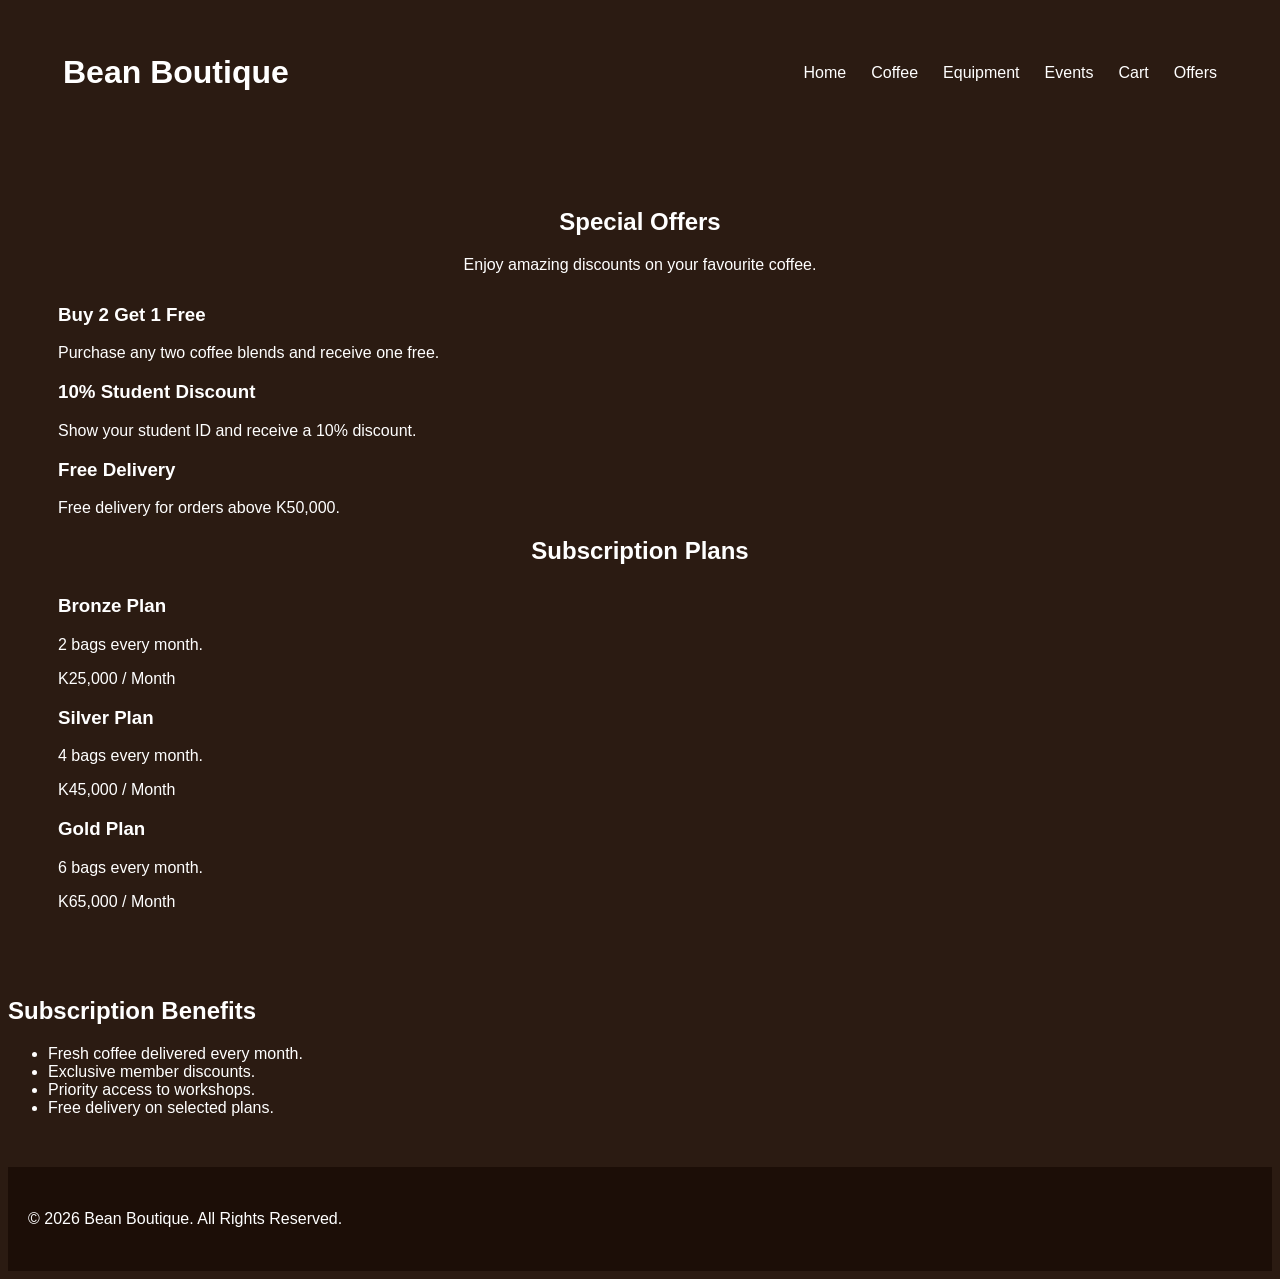
<file: offers.html>
<!DOCTYPE html>
<html lang="en">
<head>
    <meta charset="UTF-8">
    <meta name="viewport" content="width=device-width, initial-scale=1.0">
    <title>Special Offers & Subscriptions</title>
    <link rel="stylesheet" href="style.css">
</head>
<body>

    <main>
        <header class="header">
            <div class="logo">
                <h1>Bean Boutique</h1>
            </div>
            <nav class="navbar">
          <a href="index.html">Home</a>
          <a href="coffee.html">Coffee</a>
          <a href="equipment.html">Equipment</a>
          <a href="events.html">Events</a>
          <a href="cart.html">Cart</a>
          <a href="offers.html">Offers</a>
        </nav>
        </header>

        <section class="offers-section">
            <div class="offers-container">
                
                <div class="offers-column">
                    <div class="offers-header">
                        <h2>Special Offers</h2>
                        <p>Enjoy amazing discounts on your favourite coffee.</p>
                    </div>

                    <div class="offers-wrapper">
                        <div class="offer-card">
                            <h3>Buy 2 Get 1 Free</h3>
                            <p>Purchase any two coffee blends and receive one free.</p>
                        </div>
                        <div class="offer-card">
                            <h3>10% Student Discount</h3>
                            <p>Show your student ID and receive a 10% discount.</p>
                        </div>

                        <div class="offer-card">
                            <h3>Free Delivery</h3>
                            <p>Free delivery for orders above K50,000.</p>
                        </div>
                    </div>
                </div>

                <div class="subscription-column">
                    <div class="subscription-header">
                        <h2>Subscription Plans</h2>
                    </div>

                    <div class="subscription-wrapper">
                        <div class="subscription-card">
                            <h3>Bronze Plan</h3>
                            <p>2 bags every month.</p>
                            <p class="price">K25,000 / Month</p>
                        </div>

                        <div class="subscription-card">
                            <h3>Silver Plan</h3>
                            <p>4 bags every month.</p>
                            <p class="price">K45,000 / Month</p>
                        </div>
                         <div class="subscription-card">
                            <h3>Gold Plan</h3>
                            <p>6 bags every month.</p>
                            <p class="price">K65,000 / Month</p>
                        </div>
                    </div>
                </div>

            </div>
        </section>

        <section class="benefits-section">
            <div class="benefits-wrapper">
                <h2>Subscription Benefits</h2>
                <ul>
                    <li>Fresh coffee delivered every month.</li>
                    <li>Exclusive member discounts.</li>
                    <li>Priority access to workshops.</li>
                    <li>Free delivery on selected plans.</li>
                </ul>
            </div>
        </section>

        <footer class="footer">
            <p>&copy; 2026 Bean Boutique. All Rights Reserved.</p>
        </footer>
    </main>

    <script src="script.js"></script>
</body>
</html>
</file>
<file: style.css>
{
    margin: 0;
    padding: 0;
    box-sizing: border-box;
    font-family: Arial, sans-serif;
  }


body {
  font-family: Arial, Helvetica, sans-serif;
  background: #2b1b12;
  color: white;
}

img {
  width: 100%;
}

a {
  text-decoration: none;
}

.header {
  display: flex;
  justify-content: space-between;
  align-items: center;
  padding: 25px 55px;
}

.logo h2 {
  color: white;
}

.navbar {
  display: flex;
  gap: 25px;
}

.navbar a {
  color: white;
  transition: 0.3s;
}

.navbar a:hover {
  color: #d9a066;
  
}
.hero-section {
  display: flex;
  justify-content: space-between;
  align-items: center;
  padding: 60px;
  gap: 40px;
}

.hero-text {
  width: 45%;
}

.hero-text h1 {
  font-size: 45px;
  margin-bottom: 20px;
}

.hero-text p {
  line-height: 1.8;
  margin-bottom: 20px;
}

.hero-text button {
  width: 150px;
  height: 45px;
  border: none;
  border-radius: 6px;
  background: #8b5e3c;
  color: white;
  cursor: pointer;
  transition: 0.3s;
}

.hero-text button:hover {
  background: #b57d52;
}

.hero-image {
  width: 45%;
  text-align: center;
}

.hero-image img {
  max-width: 380px;
  height: 380px;
  object-fit: contain;
}
services {
  padding: 50px;
  text-align: center;
}

.services h2 {
  margin-bottom: 30px;
}

.service-wrapper {
  display: flex;
  justify-content: center;
  gap: 25px;
  flex-wrap: wrap;
}

.service-card {
  width: 280px;
  background: white;
  color: black;
  border-radius: 12px;
  overflow: hidden;
  box-shadow: 0 0 10px rgba(0, 0, 0, 0.3);
  transition: 0.3s;
}

.service-card:hover {
  transform: translateY(-6px);
}

.service-card img {
  height: 180px;
  object-fit: cover;
}

.service-card h3 {
  margin: 15px;
}

.service-card p {
  margin: 10px;
}

.service-card button {
  margin: 15px;
  width: 130px;
  height: 40px;
  border: none;
  border-radius: 5px;
  background: #8b5e3c;
  color: white;
  cursor: pointer;
}

.service-card button:hover {
  background: #b57d52;
}


.about {
  display: flex;
  justify-content: space-between;
  align-items: center;
  gap: 40px;
  padding: 60px;
}

.about-image {
  width: 45%;
}

.about-image img {
  max-width: 350px;
}

.about-text {
  width: 50%;
  background: #4a2d1d;
  padding: 30px;
  border-radius: 10px;
}

.about-text h2 {
  margin-bottom: 15px;
}

.about-text p {
  line-height: 1.8;
}

.popup {
  position: fixed;
  top: 0;
  left: 0;
  width: 100%;
  height: 100%;
  background: rgba(0, 0, 0, 0.7);
  display: flex;
  justify-content: center;
  align-items: center;
}

.popup-content {
  width: 320px;
  background: white;
  color: black;
  padding: 25px;
  border-radius: 10px;
  text-align: center;
}

.popup-content input {
  width: 100%;
  padding: 10px;
  margin: 20px 0;
}

.popup-content button {
  width: 120px;
  height: 40px;
  border: none;
  background: #8b5e3c;
  color: white;
  cursor: pointer;
}

.popup-content button:hover {
  background: #b57d52;
}

.footer {
  text-align: center;
  padding: 20px;
  background: #3d2518;
  margin-top: 40px;
}
.footer {
  background: #3d2518;
  color: white;
  text-align: left;
  padding: 25px;
  margin-top: 40px;
}
.footer {
  background: #1c0e07;
  color: white;
  text-align: left;
  padding: 35px 20px;
  margin-top: 50px;
}

.footer h2 {
  margin-bottom: 10px;
}

.footer p {
  margin: 8px 0;
}

.contact-info p {
  margin: 12px 0;
}

.contact-info i {
  color: #d9a066;
  margin-right: 10px;
  font-size: 18px;
}

.contact-info a {
  color: white;
  text-decoration: none;
}

.contact-info a:hover {
  color: #d9a066;
}

.social-icons {
  margin: 20px 0;
}

.social-icons a {
  display: inline-block;
  width: 45px;
  height: 45px;
  line-height: 45px;
  margin: 0 8px;
  background: #8b5e3c;
  color: white;
  border-radius: 50%;
  font-size: 20px;
  transition: 0.3s;
}

.social-icons a:hover {
  background: #d9a066;
  color: #3d2518;
  transform: translateY(-5px);
}

.copyright {
  margin-top: 20px;
  font-size: 14px;
}

.coffee-page,
.equipment-page,
.events-section,
.cart-section,
.offers-section {
  padding: 50px;
}

.coffee-header,
.equipment-header,
.events-header,
.cart-header,
.offers-header,
.subscription-header {
  text-align: center;
  margin-bottom: 30px;
}

.search-container {
  display: flex;
  justify-content: center;
  margin-bottom: 30px;
}

.search-container input {
  width: 300px;
  padding: 12px;
  border: 2px solid #8b5e3c;
  border-radius: 30px;
  transition: 0.3s;
}

.search-container input:focus {
  width: 360px;
  outline: none;
}

.equipment-card img {
  width: 150px;
  height: 150px;
  border-radius: 8px;
}

.equipment-wrapper {
  display: grid;
  grid-template-columns: repeat(4, 1fr);
  gap: 10px;
  align-items: start;
  max-width: 400;
}
.equipment-card {
  background: rgb(229, 226, 226);
  color: black;
  padding: 40px;
  border-radius: 40px;
  text-align: center;
  box-shadow: 0 0 5px rgba(20, 20, 20, 0.3);
  transition: 0.4s;
  gap: 20px;
}

.equipment-card:hover {
  transform: translateY(-8px);
}

.equipment-card img {
  width: 200px;
  height: 200px;
  object-fit: cover;
  border-radius: 10px;
}

.equipment-card h3 {
  margin: 5px 0;
}

.equipment-card p {
  margin: 5px;
}

.equipment-card button {
  width: 150px;
  height: 40px;
  border: none;
  border-radius: 6px;
  background: #8b5e3c;
  color: rgb(61, 35, 35);
  cursor: pointer;
}

.equipment-card button:hover {
  background: #b57d52;
}
.product-grid {
  display: grid;
  grid-template-columns: repeat(4, 1fr);
  gap: 10px;
  align-items: start;
}
.product-card {
  background: rgb(229, 226, 226);
  color: black;
  padding: 40px;
  border-radius: 40px;
  text-align: center;
  box-shadow: 0 0 5px rgba(20, 20, 20, 0.3);
  transition: 0.4s;
  gap: 20px;
}
.product-card img {
  width: 200px;
  height: 200px;
  object-fit: cover;
  border-radius: 10px;
}
.section-title {
  padding: 20px;
}

.cart-table {
  width: 90%;
  margin: auto;
  border-collapse: collapse;
  background: white;
  color: black;
}

.cart-table th {
  background: #8b5e3c;
  color: white;
}
table {
  margin-left: auto;
  margin-bottom: auto;
  width: 80%;
}

.cart-table th,
.cart-table td {
  padding: 15px;
  border: 1px solid #ddd;
  text-align: center;
}
.cart-table tr th {
  justify-content: space-between;
}

.input-form {
  display: flex;
  flex-direction: column;
  gap: 0;
}

.input-form label {
  margin-bottom: 8px;
  font-weight: 600;
  color: #e0e0e0;
  font-size: 15px;
}

.input-form input,
.input-form select,
.input-form textarea {
  padding: 14px;
  border: 1px solid #5a3825;
  border-radius: 8px;
  font-size: 15px;
  transition: all 0.3s ease;
  background: #2b1b12;
  color: white;
  font-family: inherit;
  width: 100%;
  box-sizing: border-box;
}

.input-form input::placeholder,
.input-form textarea::placeholder {
  color: #999;
}

.input-form input:focus,
.input-form select:focus,
.input-form textarea:focus {
  border-color: #d9a066;
  outline: none;
  box-shadow: 0 0 0 3px rgba(217, 160, 102, 0.2);
}

.input-form textarea {
  resize: vertical;
  min-height: 120px;
}

.register-section {
  padding: 80px 20px;
  display: flex;
  justify-content: center;
  align-items: center;
  background: linear-gradient(135deg, #1c0e07 0%, #2b1b12 50%, #1c0e07 100%);
}

.register-wrapper {
  width: 100%;
  max-width: 750px;
  background: #3d2518;
  color: white;
  padding: 50px;
  border-radius: 20px;
  box-shadow: 0 10px 40px rgba(0, 0, 0, 0.6), 0 0 0 1px rgba(217, 160, 102, 0.15);
  transition: transform 0.3s ease, box-shadow 0.3s ease;
}

.cart-table {
  width: 90%;
  margin: auto;
  border-collapse: collapse;
  background: white;
  color: black;
}

.cart-table th {
  background: #8b5e3c;
  color: white;
}
table {
  margin-left: auto;
  margin-bottom: auto;
  width: 80%;
}

.cart-table th,
.cart-table td {
  padding: 15px;
  border: 1px solid #ddd;
  text-align: center;
}
.cart-table tr th {
  justify-content: space-between;
}

.input-form {
  display: flex;
  flex-direction: column;
  gap: 0;
}

.input-form label {
  margin-bottom: 8px;
  font-weight: 600;
  color: #e0e0e0;
  font-size: 15px;
}

.input-form input,
.input-form select,
.input-form textarea {
  padding: 14px;
  border: 1px solid #5a3825;
  border-radius: 8px;
  font-size: 15px;
  transition: all 0.3s ease;
  background: #2b1b12;
  color: white;
  font-family: inherit;
  width: 100%;
  box-sizing: border-box;
}

.input-form input::placeholder,
.input-form textarea::placeholder {
  color: #999;
}

.input-form input:focus,
.input-form select:focus,
.input-form textarea:focus {
  border-color: #d9a066;
  outline: none;
  box-shadow: 0 0 0 3px rgba(217, 160, 102, 0.2);
}

.input-form textarea {
  resize: vertical;
  min-height: 120px;
}

.register-section {
  padding: 80px 20px;
  display: flex;
  justify-content: center;
  align-items: center;
  background: linear-gradient(135deg, #1c0e07 0%, #2b1b12 50%, #1c0e07 100%);
}

.register-wrapper {
  width: 100%;
  max-width: 750px;
  background: #3d2518;
  color: white;
  padding: 50px;
  border-radius: 20px;
  box-shadow: 0 10px 40px rgba(0, 0, 0, 0.6), 0 0 0 1px rgba(217, 160, 102, 0.15);
  transition: transform 0.3s ease, box-shadow 0.3s ease;
} 
.register-wrapper:hover {
  transform: translateY(-4px);
  box-shadow: 0 18px 50px rgba(0, 0, 0, 0.7), 0 0 0 1px rgba(217, 160, 102, 0.3);
}

.register-wrapper h2 {
  text-align: center;
  color: #d9a066;
  margin-bottom: 10px;
  font-size: 32px;
  font-weight: 700;
  letter-spacing: 0.5px;
}

.register-text {
  text-align: center;
  margin-bottom: 35px;
  color: #c0a090;
  font-size: 15px;
  line-height: 1.6;
}

.register-form {
  display: grid;
  grid-template-columns: 1fr 1fr;
  gap: 22px;
}

.input-form:nth-last-of-type(1),
.input-form:nth-last-of-type(2),
.input-form:nth-last-of-type(3) {
  grid-column: 1 / -1;
}

.register-btn {
  grid-column: 1 / -1;
  padding: 16px;
  background: linear-gradient(135deg, #d9a066 0%, #b57d52 100%);
  color: #1c0e07;
  border: none;
  border-radius: 10px;
  font-size: 17px;
  font-weight: 700;
  cursor: pointer;
  transition: all 0.3s ease;
  margin-top: 10px;
  letter-spacing: 0.5px;
  box-shadow: 0 4px 15px rgba(217, 160, 102, 0.3);
}

.register-btn:hover {
  background: linear-gradient(135deg, #e8b578 0%, #c98f62 100%);
  color: #1c0e07;
  transform: translateY(-2px);
  box-shadow: 0 8px 25px rgba(217, 160, 102, 0.5);
}

.register-btn:active {
  transform: translateY(0);
  box-shadow: 0 2px 8px rgba(217, 160, 102, 0.3);
}

@media (max-width: 768px) {
  .equipment-wrapper {
    grid-template-columns: 1fr;
  }
  .register-wrapper {
    padding: 30px 20px;
  }

  .register-form {
    grid-template-columns: 1fr;
  }

  .register-wrapper h2 {
    font-size: 24px;
  }

  .cart-table {
    width: 90%;
    margin: auto;
    border-collapse: collapse;
    background: white;
    color: black;
  }

  .cart-table th {
    background: #8b5e3c;
    color: white;
  }
   table {
    margin-left: auto;
    margin-bottom: auto;
    width: 80%;
  }

  .cart-table th,
  .cart-table td {
    padding: 15px;
    border: 1px solid #ddd;
    text-align: center;
  }
  .cart-table tr th {
    justify-content: space-between;
  }

  .total-section {
    text-align: center;
    margin: 30px;
  }

  .button-section {
    display: flex;
    justify-content: center;
    gap: 20px;
  }

  .button-section button {
    width: 180px;
    height: 45px;
    border: none;
    border-radius: 6px;
    background: #8b5e3c;
    color: white;
    cursor: pointer;
  }

  .button-section button:hover {
    background: #b57d52;
  }
  .cart-wrapper {
    justify-content: space-between;
    gap: 40px;
  }
  .offers-container {
    display: flex;
    justify-content: center;
    gap: 40px;
    flex-wrap: wrap;
  }

  .offers-wrapper,
  .subscription-wrapper {
    display: flex;
    flex-direction: column;
    gap: 20px;
  }

  .offer-card,
  .subscription-card {
    width: 300px;
    background: white;
    color: black;
    padding: 20px;
    border-radius: 10px;
    text-align: center;
    box-shadow: 0 0 10px rgba(0, 0, 0, 0.3);
    transition: 0.3s;
  }

  .offer-card:hover,
  .subscription-card:hover {
    transform: translateY(-6px);
  }

  .benefits-section {
    display: flex;
    justify-content: center;
    padding: 30px;
  }

  .benefits-wrapper {
    width: 700px;
    background: white;
    color: black;
    padding: 25px;
    border-radius: 10px;
  }
  .benefits-wrapper h2 {
    text-align: center;
    margin-bottom: 15px;
  }

  .benefits-wrapper ul {
    margin-left: 20px;
  }

  .benefits-wrapper li {
    margin-bottom: 10px;
  }

  .header,
  .hero-section,
  .about {
    flex-direction: column;
    text-align: center;
  }

  .navbar {
    flex-wrap: wrap;
    justify-content: center;
  }

  .hero-text,
  .hero-image,
  .about-text,
  .about-image {
    width: 100%;
  }

  .hero-image img {
    width: 280px;
    height: 280px;
  }

  .service-wrapper,
  .coffee-wrapper,
  .equipment-wrapper,
  .events-wrapper,
  .offers-container {
    flex-direction: column;
    align-items: center;
  }

  .register-wrapper {
    width: 90%;
  }

  .cart-table {
    width: 100%;
  }

  .button-section {
    flex-direction: column;
    align-items: center;
  }

  .benefits-wrapper {
    width: 95%;
  }

  .search-container input {
    width: 90%;
  }

  .search-container input:focus {
    width: 95%;
  }
  
}
</file>
